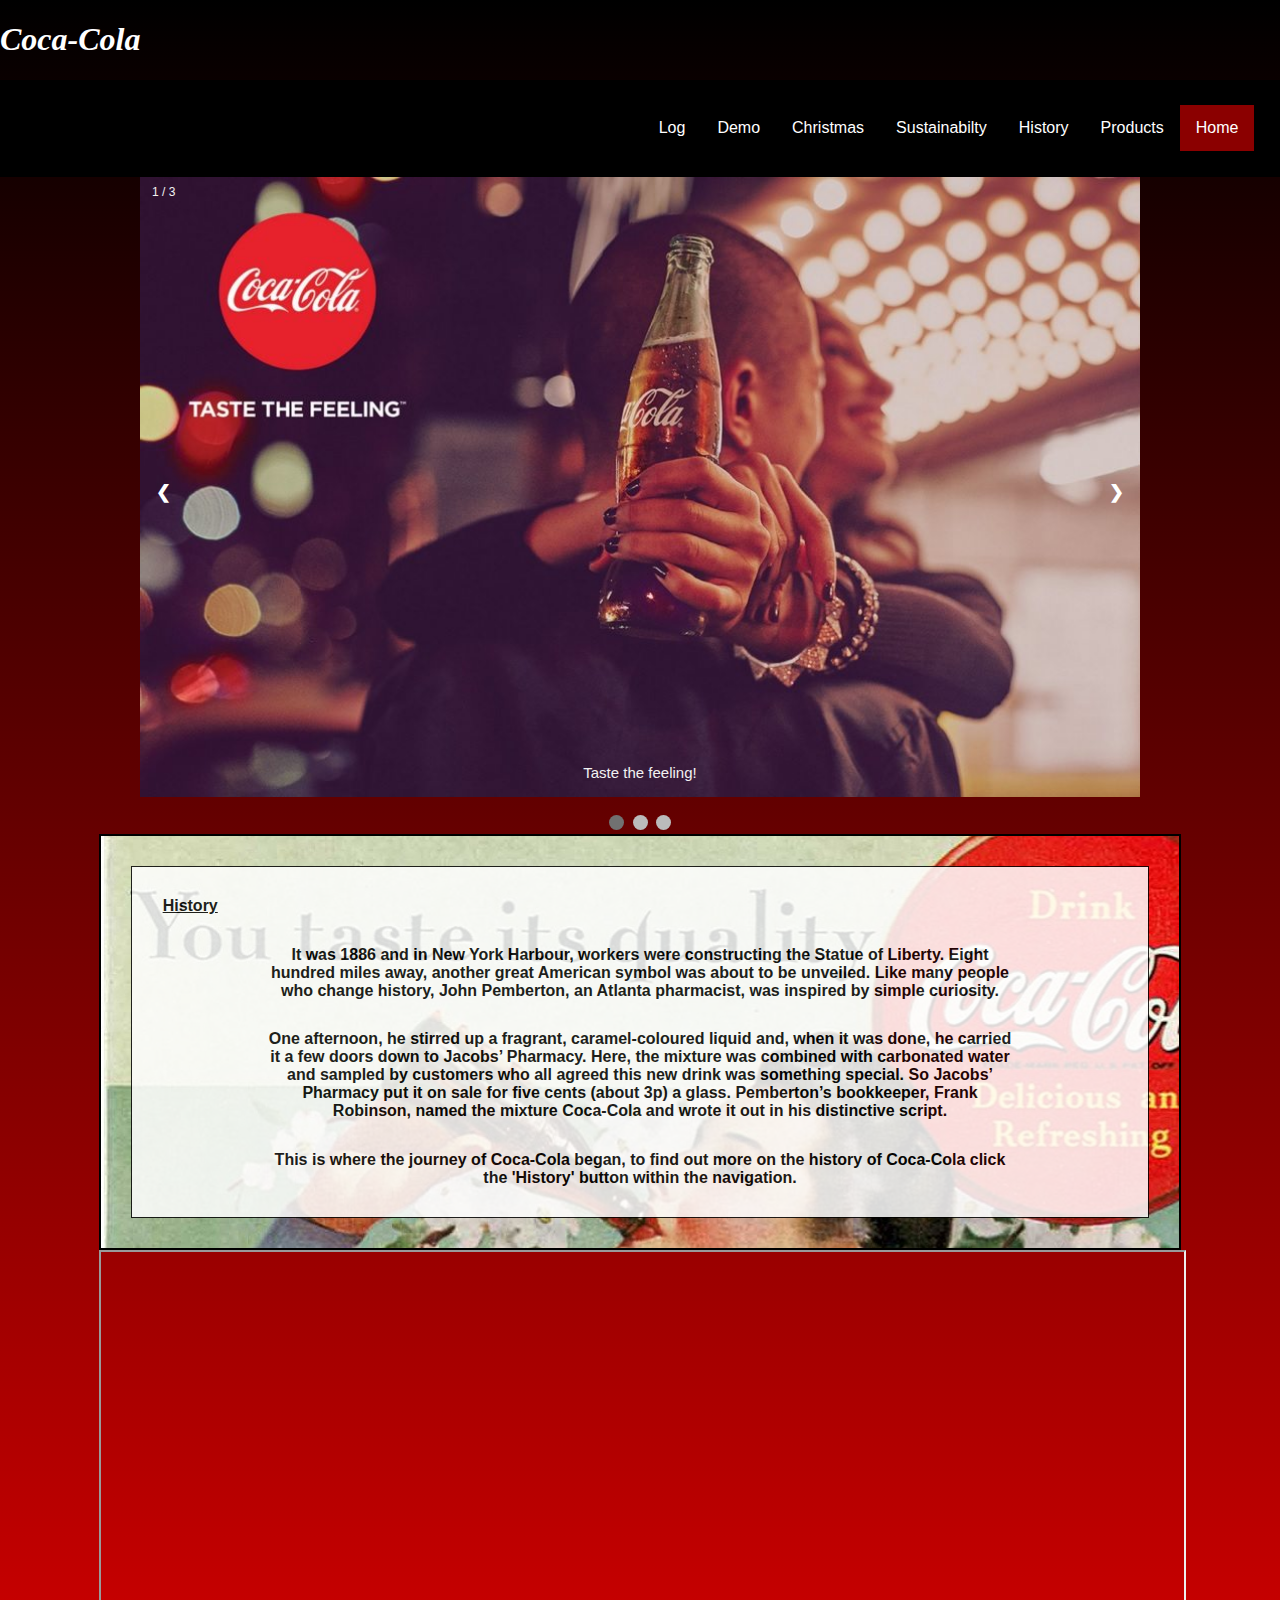
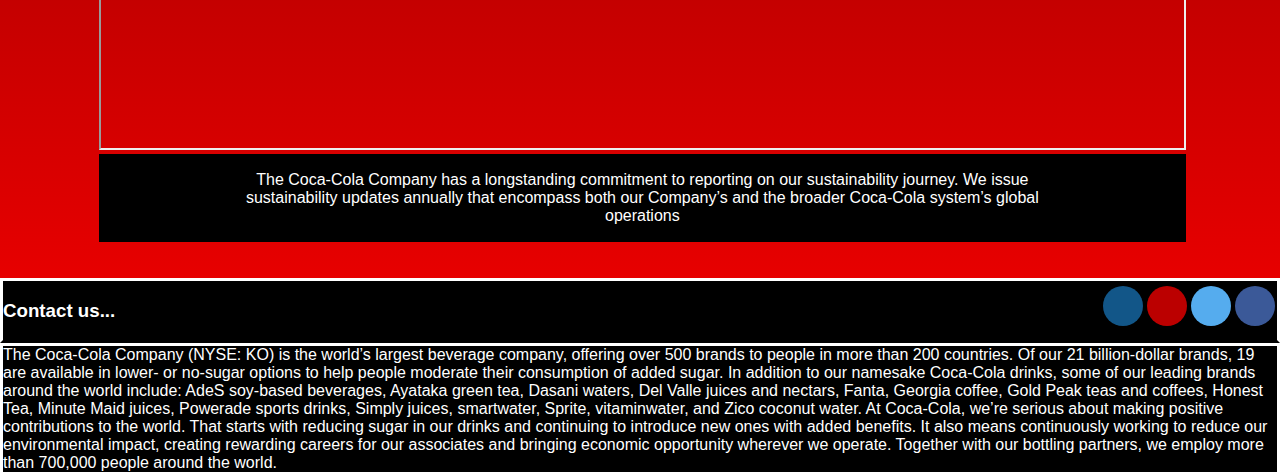
<file: Index.html>
<!DOCTYPE html>
<html lang="en">
<head>
<title>Coca-Cola</title>
   <!-- JQUERY -->
    <script src="https://ajax.googleapis.com/ajax/libs/jquery/3.2.1/jquery.min.js"></script>
   <!-- JAVASCRIPT-->
    <script src="JS/javascript.js"></script>
	 <script src="JS/javascript2.js"></script>
   <!-- STYLESHEETS -->
    <link rel="stylesheet" type="text/css" href="CSS/stylesheet.css">
    <link rel="stylesheet" type="text/css" href="CSS/navigationstyle.css">
    <link rel="stylesheet" type="text/css" href="CSS/slider.css">
   <!-- VIEWPORT-->
  <meta name="viewport" content="width=device-width, initial-scale=1.0">
  <meta charset="utf-8">
  
</head>
<body>
<h1>Coca-Cola</h1>
   <!-- NAVIGATION -->
	<ul class="topnav">
	
		<li><a class="active" href="Index.html">Home</a></li>
		<li><a href="products.html">Products</a></li>
		<li><a href="history.html">History</a></li>
		<li ><a href="sustainability.html">Sustainabilty</a></li>
		<li ><a href="christmas.html">Christmas</a></li>
		<li ><a href="demo.html">Demo</a></li>
		<li ><a href="report.html">Log</a></li>
	</ul>

     <!-- SLIDESHOW -->
	<div class="slideshow-container">
	<div class="mySlides fade">
	  <div class="numbertext">1 / 3</div>
	  <img src="Assets/cokeadvert1.jpg" alt="cokeadvert" style="width:100%">
	  <div class="text">Taste the feeling!</div>
	</div>

	<div class="mySlides fade">
	  <div class="numbertext">2 / 3</div>
	  <img src="Assets/cokeadvert2.jpg" alt="cokeadvert2" style="width:100%">
	  <div class="text">What to drink on your way to the top!</div>
	</div>

	<div class="mySlides fade">
	  <div class="numbertext">3 / 3</div>
	  <img src="Assets/cokeadvert3.jpg" alt="cokeadvert3" style="width:100%">
	  <div class="text">Let life surprise you!</div>
	</div>

	<a class="prev" onclick="plusSlides(-1)">&#10094;</a>
	<a class="next" onclick="plusSlides(1)">&#10095;</a>

	</div>
	<br>

	<div style="text-align:center">
	  <span class="dot" onclick="currentSlide(1)"></span> 
	  <span class="dot" onclick="currentSlide(2)"></span> 
	  <span class="dot" onclick="currentSlide(3)"></span> 
	</div>

	<!-- had to be here otherwise would not work -->
<script>
	var slideIndex = 1;
	showSlides(slideIndex);

	function plusSlides(n) {
	  showSlides(slideIndex += n);
	}

	function currentSlide(n) {
	  showSlides(slideIndex = n);
	}

	function showSlides(n) {
	  var i;
	  var slides = document.getElementsByClassName("mySlides");
	  var dots = document.getElementsByClassName("dot");
	  if (n > slides.length) {slideIndex = 1}    
	  if (n < 1) {slideIndex = slides.length}
	  for (i = 0; i < slides.length; i++) {
		  slides[i].style.display = "none";  
	  }
	  for (i = 0; i < dots.length; i++) {
		  dots[i].className = dots[i].className.replace(" active", "");
	  }
	  slides[slideIndex-1].style.display = "block";  
	  dots[slideIndex-1].className += " active";
	}
</script>

	<!-- HISTORY -->
	<div class="background">
	  <div class="transbox">
		<h4><u> History </u></h4>
		<p>It was 1886 and in New York Harbour, workers were constructing the Statue of Liberty. Eight hundred miles away, another great American symbol was about to be unveiled. Like many people who change history, John Pemberton, an Atlanta pharmacist, was inspired by simple curiosity.</p>
		<p>One afternoon, he stirred up a fragrant, caramel-coloured liquid and, when it was done, he carried it a few doors down to Jacobs’ Pharmacy. Here, the mixture was combined with carbonated water and sampled by customers who all agreed this new drink was something special. So Jacobs’ Pharmacy put it on sale for five cents (about 3p) a glass. Pemberton’s bookkeeper, Frank Robinson, named the mixture Coca-Cola and wrote it out in his distinctive script. </p>
		<p>This is where the journey of Coca-Cola began, to find out more on the history of Coca-Cola click the 'History' button within the navigation.</p>
	  </div>
	</div>


	<!-- SUSTAINABILITY-->
	<div id="sustaincontainer">
	<iframe id="sustainvid"  
	src="https://www.youtube.com/embed/bCxlJvDDpvY">
	</iframe>
	<div class="boxed">
	<p>The Coca-Cola Company has a longstanding commitment to reporting on our sustainability journey. We issue sustainability updates annually that encompass both our Company’s and the broader Coca-Cola system’s global operations</p>
	</div>
	</div>
	<br>
	<br>

	<!-- Contact information + brand information -->
	<div id="contact">
	  <div id="socialmedia"> 
	<a href="https://www.facebook.com/cocacolaGB/?brand_redir=40796308305" class="fa fa-facebook" title="Facebook">  </a>
	<a href="https://twitter.com/CocaCola?ref_src=twsrc%5Egoogle%7Ctwcamp%5Eserp%7Ctwgr%5Eauthor" class="fa fa-twitter" title="Twitter"></a>
	<a href="https://www.youtube.com/channel/UCosXctaTYxN4YPIvI5Fpcrw" class="fa fa-youtube" title="YouTube"></a>
	<a href="https://www.instagram.com/cocacola/?hl=en" class="fa fa-instagram" title="Instagram"></a>
	<h3>Contact us...</h3>
	</div>
	<div id="ending">
	The Coca-Cola Company (NYSE: KO) is the world’s largest beverage company, offering over 500 brands to people in more than 200 countries. Of our 21 billion-dollar brands, 19 are available in lower- or no-sugar options to help people moderate their consumption of added sugar. In addition to our namesake Coca-Cola drinks, some of our leading brands around the world include: AdeS soy-based beverages, Ayataka green tea, Dasani waters, Del Valle juices and nectars, Fanta, Georgia coffee, Gold Peak teas and coffees, Honest Tea, Minute Maid juices, Powerade sports drinks, Simply juices, smartwater, Sprite, vitaminwater, and Zico coconut water. At Coca-Cola, we’re serious about making positive contributions to the world. That starts with reducing sugar in our drinks and continuing to introduce new ones with added benefits. It also means continuously working to reduce our environmental impact, creating rewarding careers for our associates and bringing economic opportunity wherever we operate. Together with our bottling partners, we employ more than 700,000 people around the world.
	</div> 
	</div>

	<!-- To the top button -->
	<button onclick="topFunction()" id="myBtn" title="Go to top">Top</button>
		
</body>
</html>
</file>
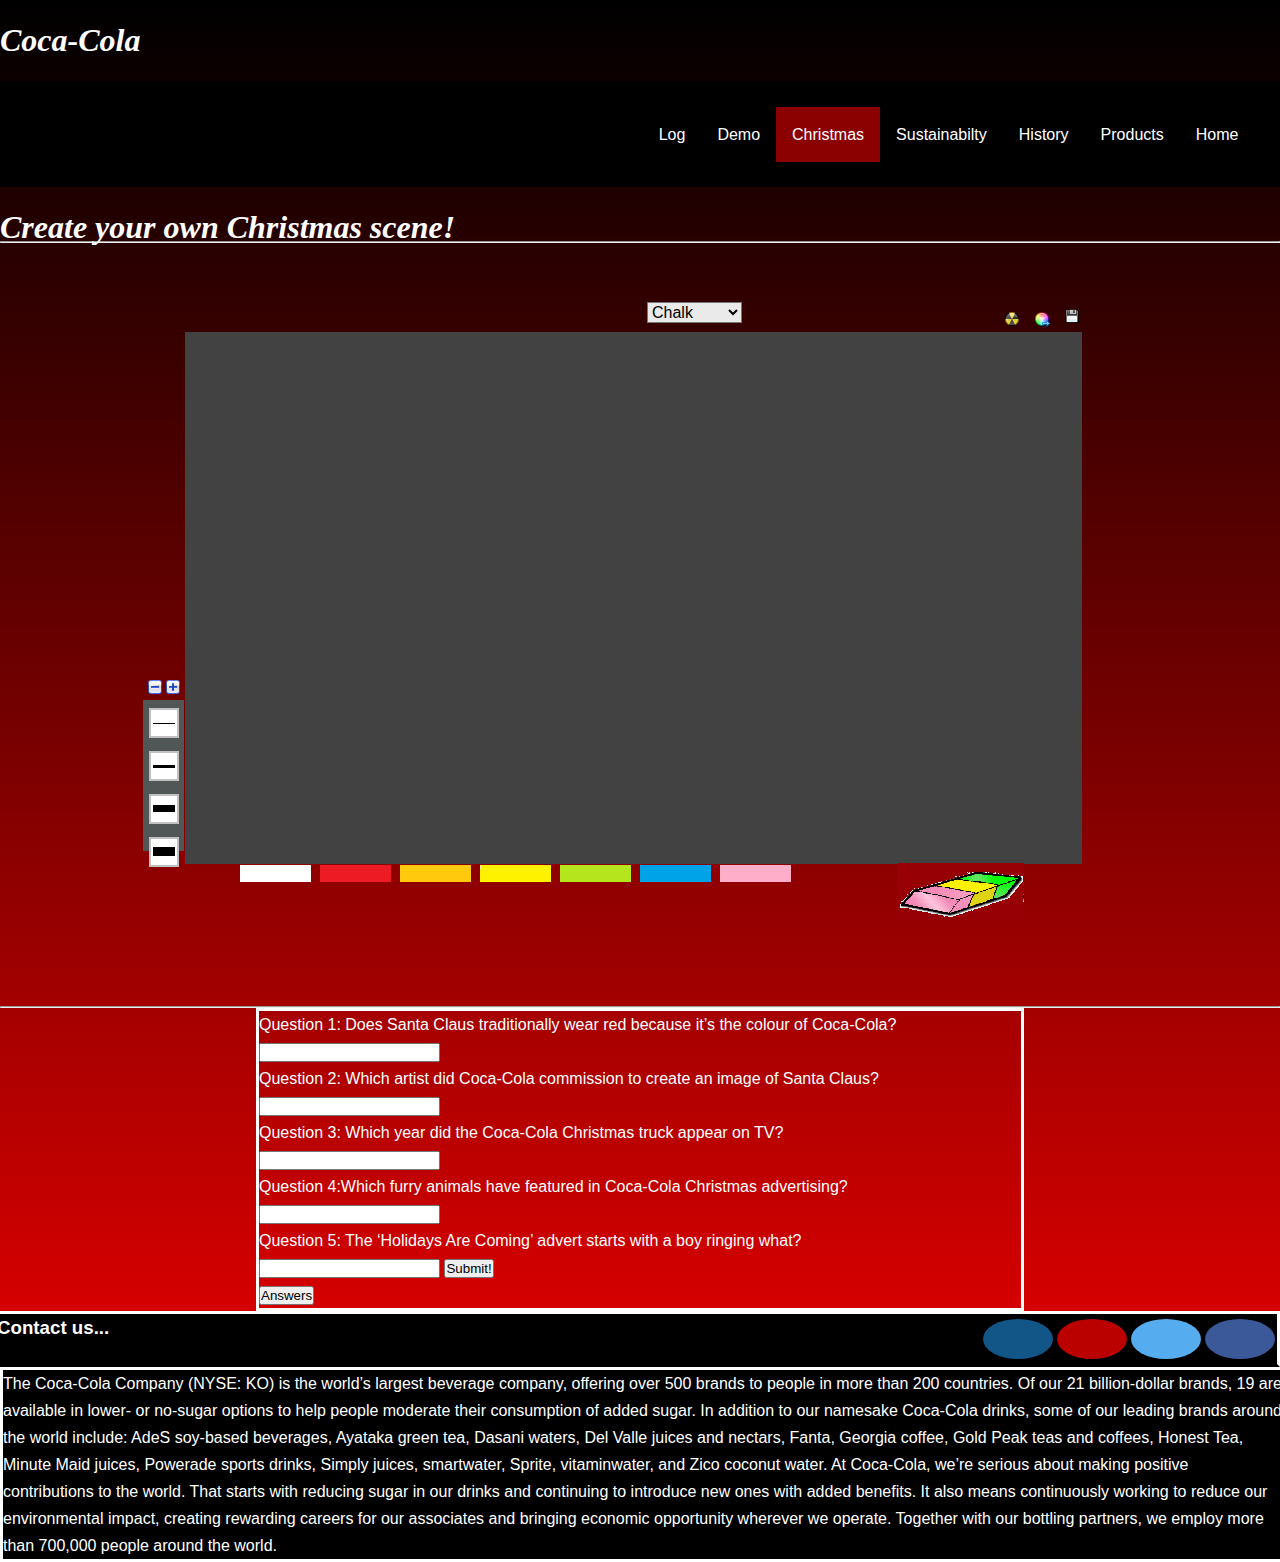
<file: christmas.html>
<!DOCTYPE html>
<html lang="en">
<head>
<title>Coca-Cola</title>
 <!-- JQUERY -->
    <script src="https://ajax.googleapis.com/ajax/libs/jquery/3.2.1/jquery.min.js"></script>
   <!-- JAVASCRIPT-->
    <script src="JS/canvas.js"></script> 
    <script src="JS/javascript.js"></script>
	<script src="JS/java.js"></script>
   <!-- STYLESHEETS -->
     	<link rel="stylesheet" type="text/css" href="CSS/stylesheet.css">
	 <link rel="stylesheet" type="text/css" href="CSS/navigationstyle.css">
    <link rel="stylesheet" type="text/css" href="CSS/styles.css" /> 

     <!-- VIEWPORT-->
  <meta name="viewport" content="width=device-width, initial-scale=1">
  <meta http-equiv="Content-Type" content="text/html; charset=UTF-8" /> 

  
</head>

<body>
<br>
<h1>Coca-Cola</h1>
<br>
   <!-- NAVIGATION -->
	<ul class="topnav">
		<li><a  href="Index.html">Home</a></li>
		<li><a  href="products.html">Products</a></li>
		<li><a href="history.html">History</a></li>
		<li ><a href="sustainability.html">Sustainabilty</a></li>
		<li ><a class="active" href="christmas.html">Christmas</a></li>
		<li ><a href="demo.html">Demo</a></li>
		<li ><a href="report.html">Log</a></li>
	</ul>
<br>
<h1>Create your own Christmas scene!</h1>
<hr>

	<!-- Wrapper Begins -->
	<div id="wrapper">
	
        <!-- Color Table (controlled in JavaScript) -->
        <div id="colorTable"></div>
        
        <!-- Toggle Color Button -->
        <div id="color" title="Toggle Color">
            <img src="Assets/color-arrow.png" alt="Toggle Color" width="16" height="16" />
        </div>
        
        <!-- Clear Canvas Button -->
        <div id="nuke" title="Clear Canvas">
          <a href="javascript:location.reload(true)">
            <img src="Assets/burn.png" alt="Clear Canvas" width="16" height="16" />
          </a>
        </div>
        
        <!-- Save Image -->
        <div id="saveWrapper">
            <div id="save">
              <img src="Assets/save.png" alt="Save Image" width="16" height="16" id="convertpngbtn" title="Save Image" />
            </div>
        
            <div id="textdownload">
              Right click the image to download.
              <img src="Assets/cross.png" alt="Cancel" width="16" height="16" id="resetbtn" title="Continue Drawing" />
            </div>
        </div>
        
        <!-- Blackboard Starts -->
        <div id="blackboardPlaceholder">
          <p><!-- Tool Selector -->
            <select name="selector" id="selector">
              <option value="chalk">Chalk</option>
              <option value="line">Line</option>
              <option value="rect">Rectangle</option>
            </select>
          </p>
        
        <!-- Canvas Begins -->
        <canvas id="drawingCanvas" height="532" width="897"> 
          <p class="noscript">We're sorry, this web application is currently not supported with your browser. Please use an alternate browser or download a supported <br />browser. Supported browsers: <a href="http://www.google.com/chrome">Google Chrome</a>, <a href="http://www.opera.com">Opera</a>, <a href="http://www.mozilla.com">Firefox</a>, <a href="http://www.apple.com/safari">Safari</a>, <br />and <a href="http://www.konqueror.org">Konqueror</a>. Also make sure your JavaScript is enabled.</p>
        </canvas> 
        <!-- Canvas Ends -->
            
            <!-- Chalk Pieces -->
            <div id="whiteChalk_button">
              <img src="Assets/white.png" alt="colorchalk1" width="71" height="17" onclick="context.strokeStyle = '#FFFFFF';" />
            </div>    
            
            <div id="redChalk_button">
              <img src="Assets/red.png" alt="colorchalk2" width="71" height="17" onclick="context.strokeStyle = '#F00000';" />
            </div>
            
            <div id="orangeChalk_button">
              <img src="Assets/orange.png" alt="colorchalk3" width="71" height="17" onclick="context.strokeStyle = '#ff9600';" />
            </div>
            
            <div id="yellowChalk_button">
              <img src="Assets/yellow.png" alt="colorchalk4" width="71" height="17" onclick="context.strokeStyle = '#fff600';" />
            </div>
            
            <div id="greenChalk_button">
              <img src="Assets/green.png" alt="colorchalk5" width="71" height="17" onclick="context.strokeStyle = '#48ff00';" />
            </div>
            
            <div id="blueChalk_button">
              <img src="Assets/blue.png" alt="colorchalk6" width="71" height="17" onclick="context.strokeStyle = '#001eff';" />
            </div>
            
            <div id="pinkChalk_button">
              <img src="Assets/pink.png" alt="colorchalk7" width="71" height="17" onclick="context.strokeStyle = '#ff00d2';" />
            </div>
        
            <!-- Eraser -->
            <div id="eraser" onclick="context.strokeStyle = '#424242'; context.lineWidth = '22';"></div>
            
          </div>
          <!-- End of Placeholder -->
          
          <!-- Toggle Stroke Weight -->
          <img src="Assets/toggle.png"  alt="toggle" width="16" height="16" id="stroke-subtract" title="Decrease Stroke" onclick="context.lineWidth--;" />
          <img src="Assets/toggle-expand.png" alt="toggleexpand" width="16" height="16" id="stroke-add" title="Increase Stroke" onclick="context.lineWidth++;" />
          
		<!-- Stroke Weight Panel -->
          <div id="strokeWeight">
            <img src="Assets/stroke1.png" alt="1.0" class="stroke" width="30" height="32" onclick="context.lineWidth = '1.0';" />
            <img src="Assets/stroke2.png" alt="6.0" class="stroke" width="30" height="32" onclick="context.lineWidth = '6.0';" />
            <img src="Assets/stroke3.png" alt="9.0" class="stroke" width="30" height="32" onclick="context.lineWidth = '9.0';" />
            <img src="Assets/stroke4.png" alt="13.0" class="stroke" width="30" height="32" onclick="context.lineWidth = '13.0';" />
          </div>  
	
	</div>
	<!-- End of Wrapper -->
	
  
   <hr>
	
	<div id="quiz">
Question 1: Does Santa Claus traditionally wear red because it’s the colour of Coca-Cola?  
<input type="text" id="q1">
<br/>
Question 2: Which artist did Coca-Cola commission to create an image of Santa Claus? <br>
  <input type="text" id = "q2" >
   <br>
Question 3: Which year did the Coca-Cola Christmas truck appear on TV? <br>
  <input type="text" id = "q3" >
  <br>
  Question 4:Which furry animals have featured in Coca-Cola Christmas advertising? <br>
  <input type="text" id ="q4" >
  <br>
  Question 5: The ‘Holidays Are Coming’ advert starts with a boy ringing what? <br>
  <input type="text" id = "q5">

<input type="button" id="submit" value="Submit!">
<br>

<button onclick="toggle()" id="displayText">Answers</button> 
<div id="toggleText" style="display: none">
<p>Question 1:</p>
<p>True!</p>
<br>
<p>Question 2:</p>
<p>Haddon Sundblom</p>
<br>
<p>Question 3:</p>
<p>1995</p>
<br>
<p>Question 4:</p>
<p>Polar bear</p>
<br>
<p>Question 5:</p>
<p>Church bell</p>
<br>
</div>
	
</div>


	<!-- Contact information + brand information -->
	<div id="contact">
	  <div id="socialmedia"> 
	<a href="https://www.facebook.com/cocacolaGB/?brand_redir=40796308305" class="fa fa-facebook" title="Facebook">  </a>
	<a href="https://twitter.com/CocaCola?ref_src=twsrc%5Egoogle%7Ctwcamp%5Eserp%7Ctwgr%5Eauthor" class="fa fa-twitter" title="Twitter"></a>
	<a href="https://www.youtube.com/channel/UCosXctaTYxN4YPIvI5Fpcrw" class="fa fa-youtube" title="YouTube"></a>
	<a href="https://www.instagram.com/cocacola/?hl=en" class="fa fa-instagram" title="Instagram"></a>
	<h3>Contact us...</h3>
	</div>
	<div id="ending">
	The Coca-Cola Company (NYSE: KO) is the world’s largest beverage company, offering over 500 brands to people in more than 200 countries. Of our 21 billion-dollar brands, 19 are available in lower- or no-sugar options to help people moderate their consumption of added sugar. In addition to our namesake Coca-Cola drinks, some of our leading brands around the world include: AdeS soy-based beverages, Ayataka green tea, Dasani waters, Del Valle juices and nectars, Fanta, Georgia coffee, Gold Peak teas and coffees, Honest Tea, Minute Maid juices, Powerade sports drinks, Simply juices, smartwater, Sprite, vitaminwater, and Zico coconut water. At Coca-Cola, we’re serious about making positive contributions to the world. That starts with reducing sugar in our drinks and continuing to introduce new ones with added benefits. It also means continuously working to reduce our environmental impact, creating rewarding careers for our associates and bringing economic opportunity wherever we operate. Together with our bottling partners, we employ more than 700,000 people around the world.
	</div> 
	</div>

	<!-- To the top button -->
	<button onclick="topFunction()" id="myBtn" title="Go to top">Top</button>

		



</body>
</html>
</file>
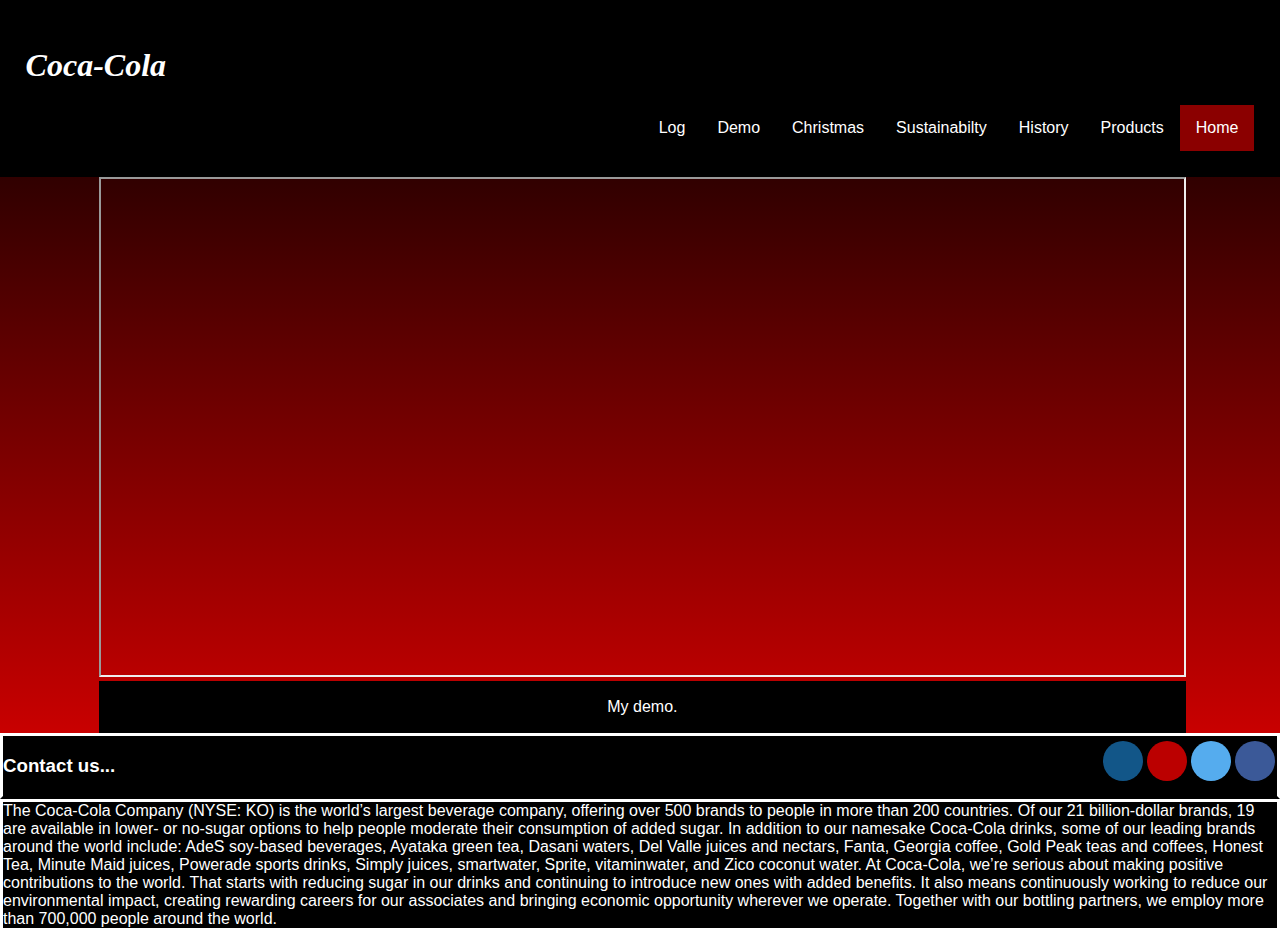
<file: demo.html>
<!DOCTYPE html>
<html>
<head>
   <!-- JQUERY -->
    <script src="https://ajax.googleapis.com/ajax/libs/jquery/3.2.1/jquery.min.js"></script>
   <!-- JAVASCRIPT-->
    <script src="JS/javascript.js"></script>
   <!-- STYLESHEETS -->
    <link rel="stylesheet" type="text/css" href="CSS/stylesheet.css">
    <link rel="stylesheet" type="text/css" href="CSS/navigationstyle.css">
    <link rel="stylesheet" type="text/css" href="CSS/slider.css">
   <!-- VIEWPORT-->
  <meta name="viewport" content="width=device-width, initial-scale=1.0">
</head>
<body>

   <!-- NAVIGATION -->
	<ul class="topnav">
	<h1>Coca-Cola</h1>
		<li><a class="active" href="Index.html">Home</a></li>
		<li><a href="products.html">Products</a></li>
		<li><a href="history.html">History</a></li>
		<li ><a href="sustainability.html">Sustainabilty</a></li>
		<li ><a href="christmas.html">Christmas</a></li>
		<li ><a href="demo.html">Demo</a></li>
		<li ><a href="report.html">Log</a></li>
	</ul>
	
	
	<div id="sustaincontainer">
	<iframe id="sustainvid" 
		src="https://www.youtube.com/embed/TMCZ9ox5GyI">
	</iframe>
	<div class="boxed">
	<p> My demo.</p>
	</div>
	</div>
	
	
	
	<!-- Contact information + brand information -->
	<div id="contact">
	  <div id="socialmedia"> 
	<a href="https://www.facebook.com/cocacolaGB/?brand_redir=40796308305" class="fa fa-facebook" title="Facebook">  </a>
	<a href="https://twitter.com/CocaCola?ref_src=twsrc%5Egoogle%7Ctwcamp%5Eserp%7Ctwgr%5Eauthor" class="fa fa-twitter" title="Twitter"></a>
	<a href="https://www.youtube.com/channel/UCosXctaTYxN4YPIvI5Fpcrw" class="fa fa-youtube" title="YouTube"></a>
	<a href="https://www.instagram.com/cocacola/?hl=en" class="fa fa-instagram" title="Instagram"></a>
	<h3>Contact us...</h3>
	</div>
	<div id="ending">
	The Coca-Cola Company (NYSE: KO) is the world’s largest beverage company, offering over 500 brands to people in more than 200 countries. Of our 21 billion-dollar brands, 19 are available in lower- or no-sugar options to help people moderate their consumption of added sugar. In addition to our namesake Coca-Cola drinks, some of our leading brands around the world include: AdeS soy-based beverages, Ayataka green tea, Dasani waters, Del Valle juices and nectars, Fanta, Georgia coffee, Gold Peak teas and coffees, Honest Tea, Minute Maid juices, Powerade sports drinks, Simply juices, smartwater, Sprite, vitaminwater, and Zico coconut water. At Coca-Cola, we’re serious about making positive contributions to the world. That starts with reducing sugar in our drinks and continuing to introduce new ones with added benefits. It also means continuously working to reduce our environmental impact, creating rewarding careers for our associates and bringing economic opportunity wherever we operate. Together with our bottling partners, we employ more than 700,000 people around the world.
	</div> 
	</div>

	<!-- To the top button -->
	<button onclick="topFunction()" id="myBtn" title="Go to top">Top</button>
		<script>
		
// When the user scrolls down 20px from the top of the document, show the button
window.onscroll = function() {scrollFunction()};

function scrollFunction() {
    if (document.body.scrollTop > 20 || document.documentElement.scrollTop > 20) {
        document.getElementById("myBtn").style.display = "block";
    } else {
        document.getElementById("myBtn").style.display = "none";
    }
}

// When the user clicks on the button, scroll to the top of the document
function topFunction() {
    document.body.scrollTop = 0;
    document.documentElement.scrollTop = 0;
}
		</script>
</body>
</html>
</file>
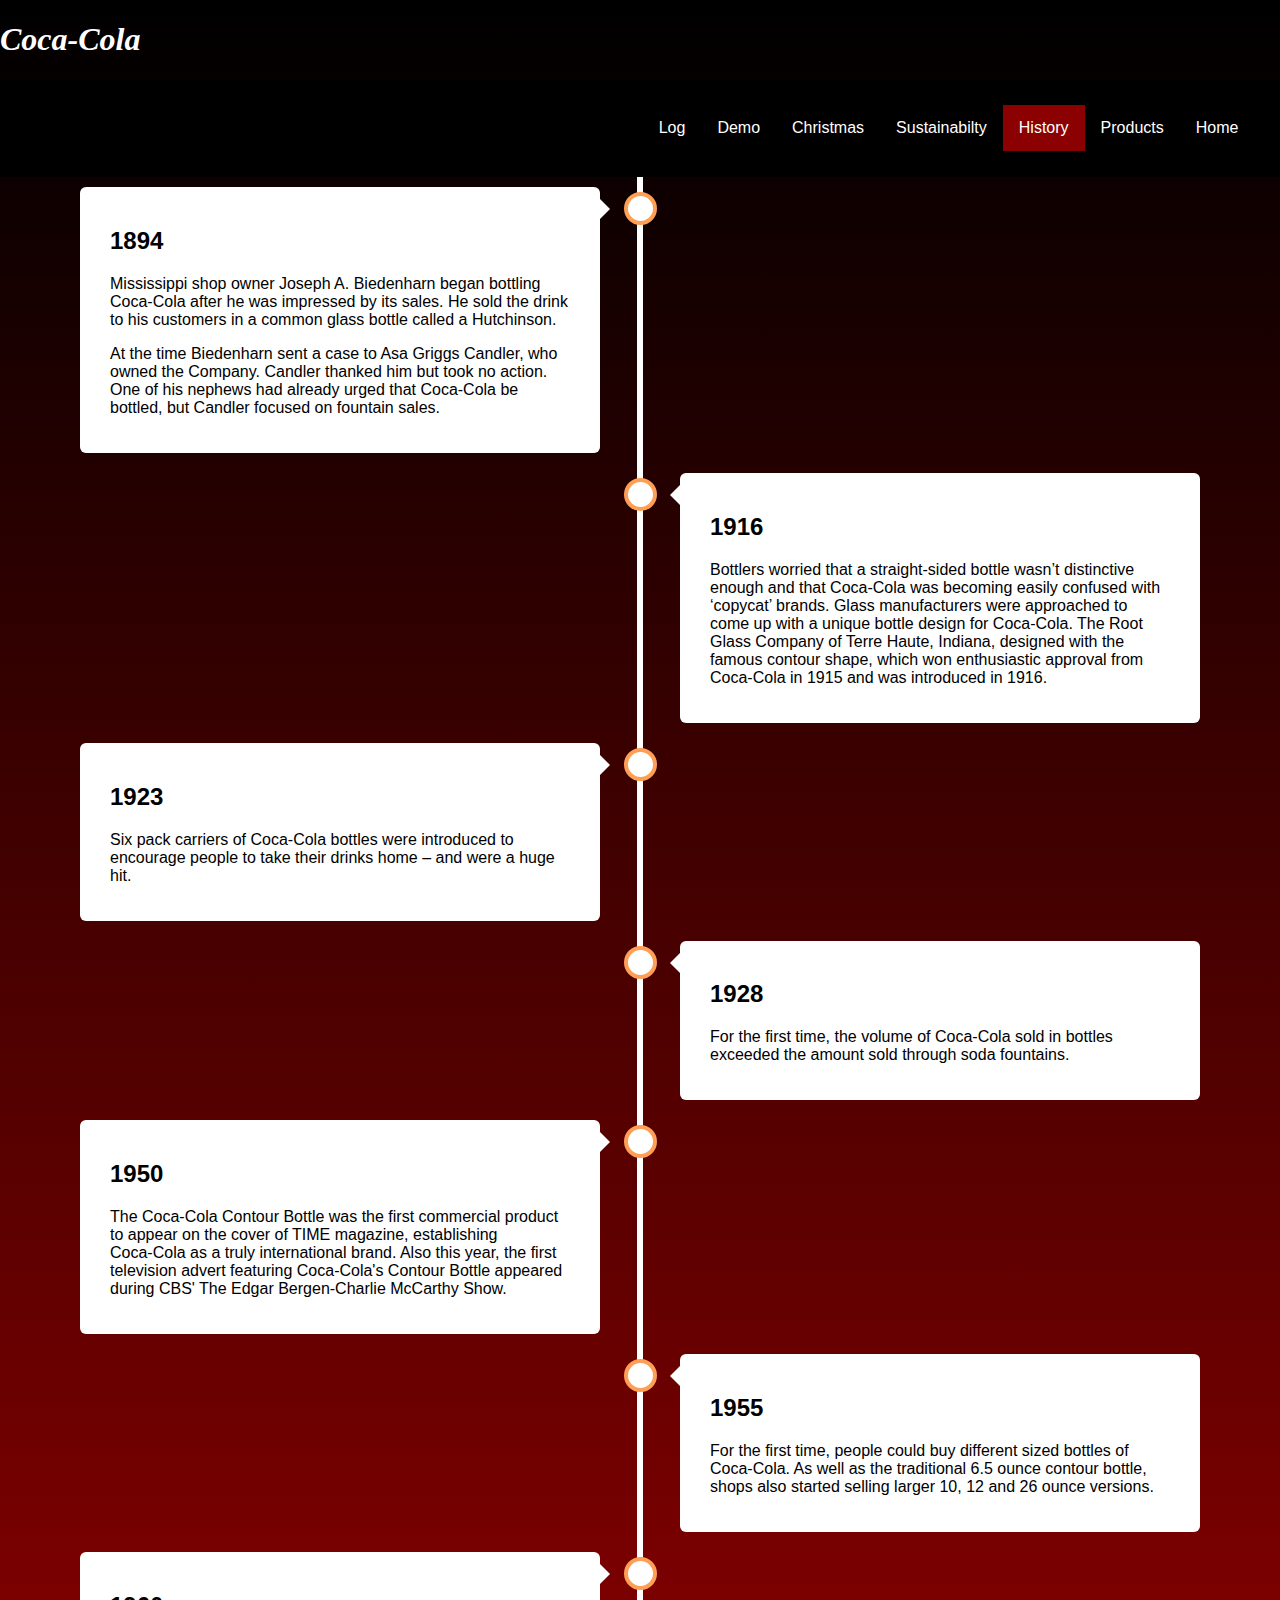
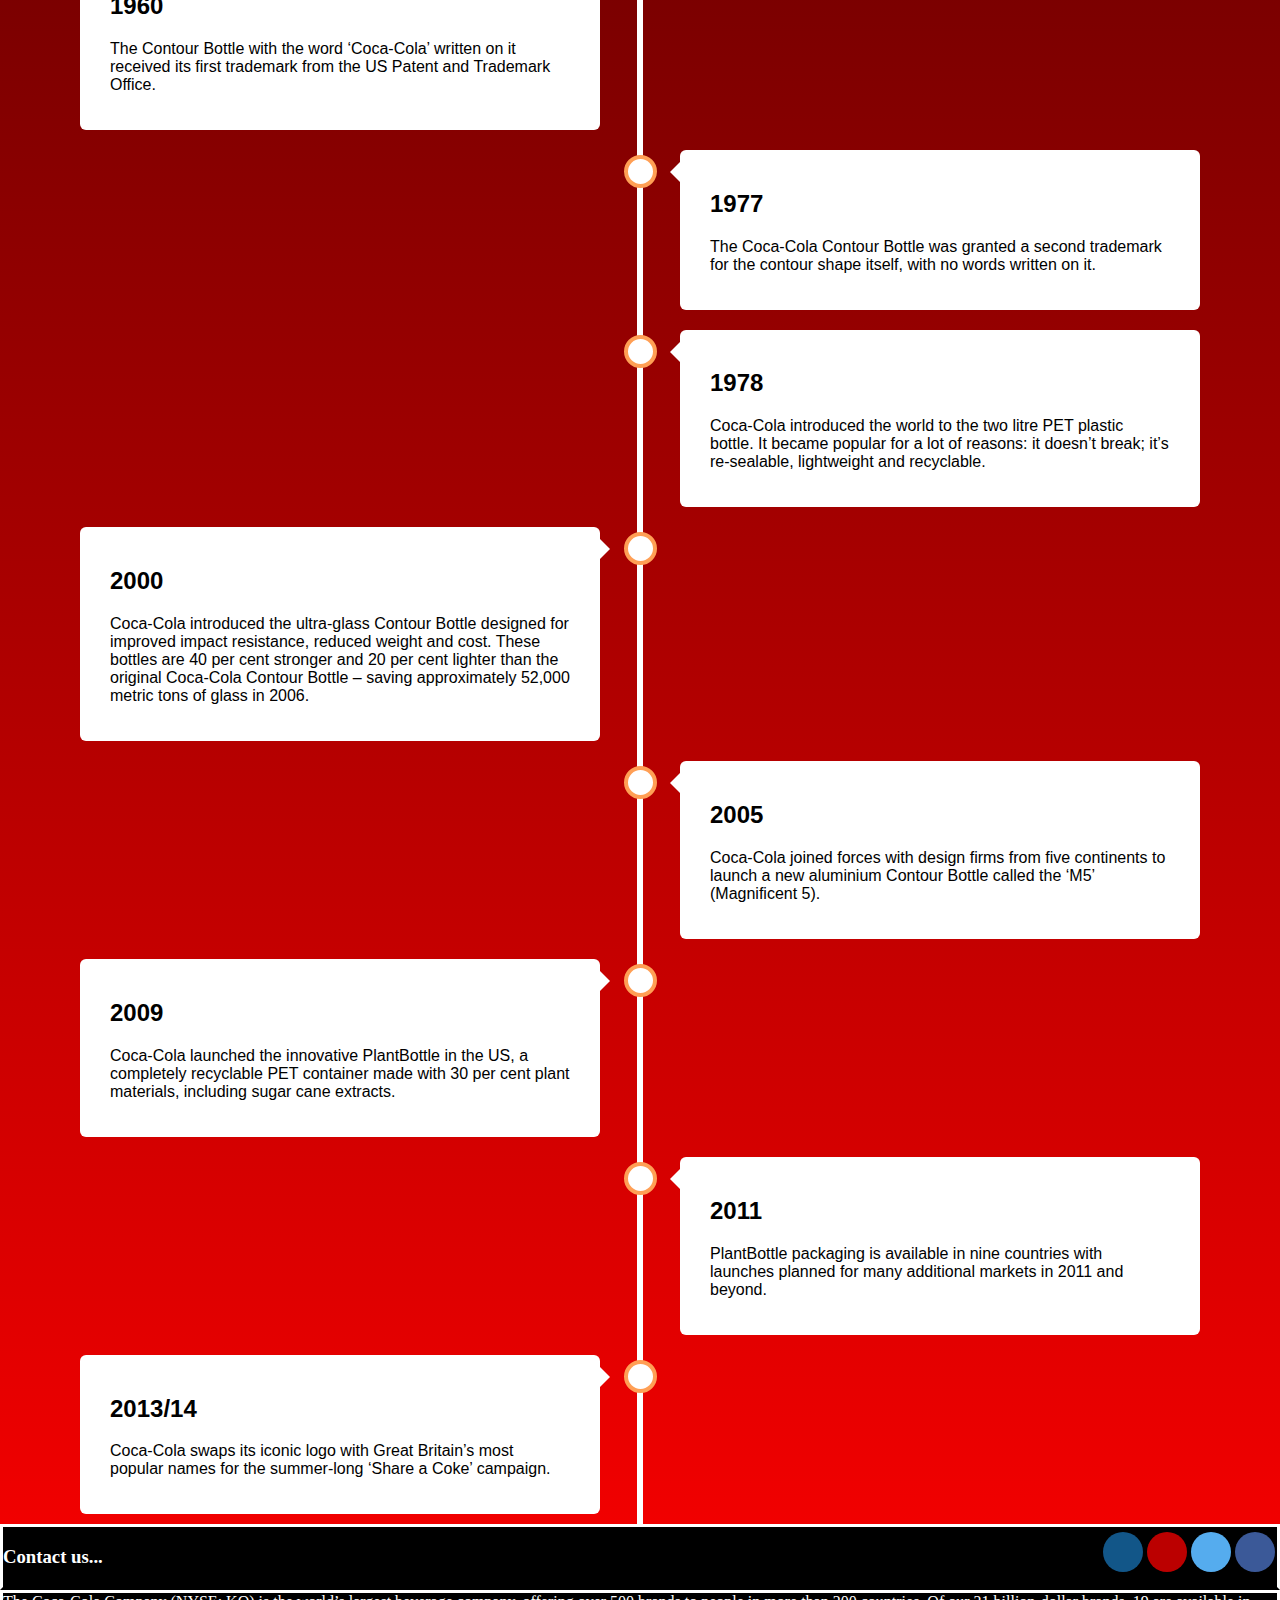
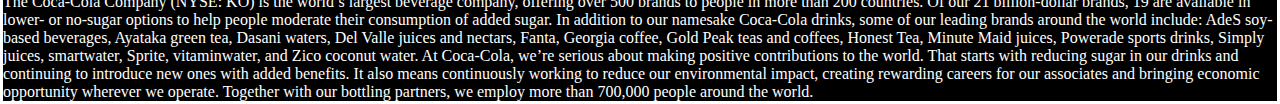
<file: history.html>
<!DOCTYPE html>
<html lang="en">
<head>
<title>Coca-Cola</title>
  
  <!-- JQUERY -->
    <script src="https://ajax.googleapis.com/ajax/libs/jquery/3.2.1/jquery.min.js"></script>
   <!-- JAVASCRIPT-->
    <script src="JS/javascript.js"></script>
	<script src="JS/javascript2.js"></script>
   <!-- STYLESHEETS -->
      <link rel="stylesheet" type="text/css" href="CSS/navigationstyle.css">
      <link rel="stylesheet" type="text/css" href="CSS/stylesheet2.css">
    <!-- VIEWPORT-->
  <meta name="viewport" content="width=device-width, initial-scale=1.0">
   <meta charset="utf-8">
  
  
  
  

</head>
<body>
<h1>Coca-Cola</h1>
   <!-- NAVIGATION -->
	<ul class="topnav">
	
		<li><a href="Index.html">Home</a></li>
		<li><a href="products.html">Products</a></li>
		<li><a class="active" href="history.html">History</a></li>
		<li ><a href="sustainability.html">Sustainabilty</a></li>
		<li ><a href="christmas.html">Christmas</a></li>
		<li ><a href="demo.html">Demo</a></li>
		<li ><a href="report.html">Log</a></li>
	</ul>


<div class="timeline">
  
  <div class="container left">
    <div class="content">
      <h2>1894</h2>
      <p>Mississippi shop owner Joseph A. Biedenharn began bottling Coca‑Cola after he was impressed by its sales. He sold the drink to his customers in a common glass bottle called a Hutchinson. </p>
	  <p>At the time Biedenharn sent a case to Asa Griggs Candler, who owned the Company. Candler thanked him but took no action. One of his nephews had already urged that Coca‑Cola be bottled, but Candler focused on fountain sales. </p>
    </div>
  </div>
  
  <div class="container right">
    <div class="content">
      <h2>1916</h2>
      <p>Bottlers worried that a straight-sided bottle wasn’t distinctive enough and that Coca‑Cola was becoming easily confused with ‘copycat’ brands. Glass manufacturers were approached to come up with a unique bottle design for Coca‑Cola. The Root Glass Company of Terre Haute, Indiana, designed with the famous contour shape, which won enthusiastic approval from Coca‑Cola in 1915 and was introduced in 1916.</p>
    </div>
  </div>
  
  <div class="container left">
    <div class="content">
      <h2>1923</h2>
      <p>Six pack carriers of Coca‑Cola bottles were introduced to encourage people to take their drinks home – and were a huge hit. </p>
    </div>
  </div>
  
   <div class="container right">
    <div class="content">
      <h2>1928</h2>
     <p> For the first time, the volume of Coca‑Cola sold in bottles exceeded the amount sold through soda fountains.</p>
    </div>
  </div>
  
  <div class="container left">
    <div class="content">
      <h2>1950</h2>
      <p>The Coca‑Cola Contour Bottle was the first commercial product to appear on the cover of TIME magazine, establishing Coca‑Cola as a truly international brand. Also this year, the first television advert featuring Coca‑Cola's Contour Bottle appeared during CBS' The Edgar Bergen-Charlie McCarthy Show.</p>
    </div>
  </div>
  
  
   <div class="container right">
    <div class="content">
      <h2>1955</h2>
     <p>For the first time, people could buy different sized bottles of Coca‑Cola. As well as the traditional 6.5 ounce contour bottle, shops also started selling larger 10, 12 and 26 ounce versions. </p>
    </div>
  </div>
  
  <div class="container left">
    <div class="content">
      <h2>1960</h2>
      <p>The Contour Bottle with the word ‘Coca‑Cola’ written on it received its first trademark from the US Patent and Trademark Office.</p>
    </div>
  </div>
  
  
   <div class="container right">
    <div class="content">
      <h2>1977 </h2>
     <p> The Coca‑Cola Contour Bottle was granted a second trademark for the contour shape itself, with no words written on it.</p>
    </div>
  </div>
  
    <div class="container right">
    <div class="content">
      <h2>1978</h2>
      <p>Coca‑Cola introduced the world to the two litre PET plastic bottle. It became popular for a lot of reasons: it doesn’t break; it’s re-sealable, lightweight and recyclable.</p>
    </div>
  </div>
  
  
    <div class="container left">
    <div class="content">
      <h2>2000</h2>
     <p> Coca‑Cola introduced the ultra-glass Contour Bottle designed for improved impact resistance, reduced weight and cost. These bottles are 40 per cent stronger and 20 per cent lighter than the original Coca‑Cola Contour Bottle – saving approximately 52,000 metric tons of glass in 2006.</p>
    </div>
	  </div>
	  
      <div class="container right">
    <div class="content">
      <h2>2005</h2>
      <p>Coca‑Cola joined forces with design firms from five continents to launch a new aluminium Contour Bottle called the ‘M5’ (Magnificent 5).</p>
    </div>
  </div>
  
  <div class="container left">
    <div class="content">
      <h2>2009 </h2>
     <p>Coca‑Cola launched the innovative PlantBottle in the US, a completely recyclable PET container made with 30 per cent plant materials, including sugar cane extracts. </p>
    </div>
	</div>
	
	
	      <div class="container right">
    <div class="content">
      <h2>2011</h2>
      <p>PlantBottle packaging is available in nine countries with launches planned for many additional markets in 2011 and beyond.</p>
    </div>
  </div>
  
    <div class="container left">
    <div class="content">
      <h2>2013/14</h2>
     <p>Coca‑Cola swaps its iconic logo with Great Britain’s most popular names for the summer-long ‘Share a Coke’ campaign. </p>
    </div>
	</div>
  
  
</div>

	<!-- Contact information + brand information -->
	<div id="contact">
	  <div id="socialmedia"> 
	<a href="https://www.facebook.com/cocacolaGB/?brand_redir=40796308305" class="fa fa-facebook" title="Facebook">  </a>
	<a href="https://twitter.com/CocaCola?ref_src=twsrc%5Egoogle%7Ctwcamp%5Eserp%7Ctwgr%5Eauthor" class="fa fa-twitter" title="Twitter"></a>
	<a href="https://www.youtube.com/channel/UCosXctaTYxN4YPIvI5Fpcrw" class="fa fa-youtube" title="YouTube"></a>
	<a href="https://www.instagram.com/cocacola/?hl=en" class="fa fa-instagram" title="Instagram"></a>
	<h3>Contact us...</h3>
	</div>
	<div id="ending">
	The Coca-Cola Company (NYSE: KO) is the world’s largest beverage company, offering over 500 brands to people in more than 200 countries. Of our 21 billion-dollar brands, 19 are available in lower- or no-sugar options to help people moderate their consumption of added sugar. In addition to our namesake Coca-Cola drinks, some of our leading brands around the world include: AdeS soy-based beverages, Ayataka green tea, Dasani waters, Del Valle juices and nectars, Fanta, Georgia coffee, Gold Peak teas and coffees, Honest Tea, Minute Maid juices, Powerade sports drinks, Simply juices, smartwater, Sprite, vitaminwater, and Zico coconut water. At Coca-Cola, we’re serious about making positive contributions to the world. That starts with reducing sugar in our drinks and continuing to introduce new ones with added benefits. It also means continuously working to reduce our environmental impact, creating rewarding careers for our associates and bringing economic opportunity wherever we operate. Together with our bottling partners, we employ more than 700,000 people around the world.
	</div> 
	</div>

	<!-- To the top button -->
	<button onclick="topFunction()" id="myBtn" title="Go to top">Top</button>
	
</body>
</html>
</file>
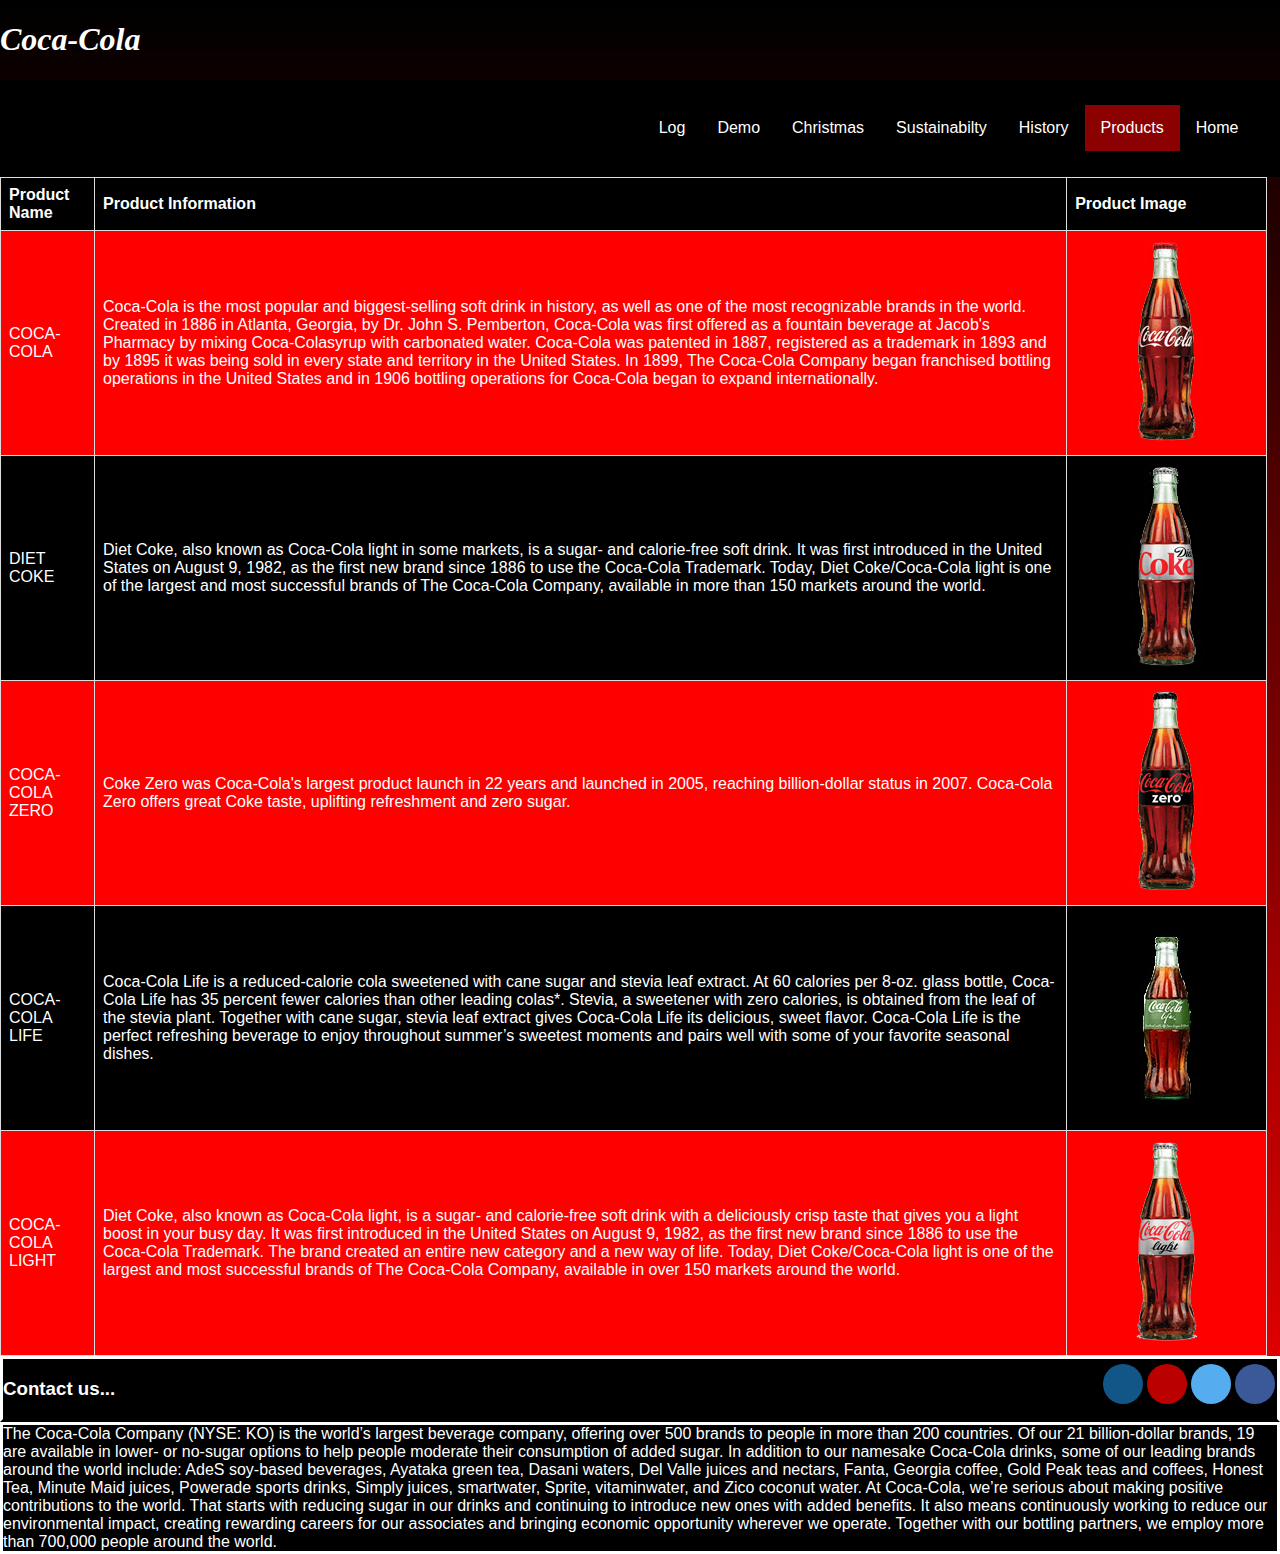
<file: products.html>
<!DOCTYPE html>
<html>
<head>
<title>Coca-Cola</title>
   <!-- JQUERY -->
    <script src="https://ajax.googleapis.com/ajax/libs/jquery/3.2.1/jquery.min.js"></script>
   <!-- JAVASCRIPT-->
    <script src="JS/javascript.js"></script>
	<script src="JS/javascript2.js"></script>
   <!-- STYLESHEETS -->
    <link rel="stylesheet" type="text/css" href="CSS/stylesheet.css">
    <link rel="stylesheet" type="text/css" href="CSS/navigationstyle.css">
    <link rel="stylesheet" type="text/css" href="CSS/slider.css">
   <!-- VIEWPORT-->
  <meta name="viewport" content="width=device-width, initial-scale=1.0">
   <meta charset="utf-8">
</head>
<body>
<h1>Coca-Cola</h1>
   <!-- NAVIGATION -->
	<ul class="topnav">
		<li><a  href="Index.html">Home</a></li>
		<li><a class="active" href="products.html">Products</a></li>
		<li><a href="history.html">History</a></li>
		<li ><a href="sustainability.html">Sustainabilty</a></li>
		<li ><a href="christmas.html">Christmas</a></li>
		<li ><a href="demo.html">Demo</a></li>
		<li ><a href="report.html">Log</a></li>
	</ul>
	
	
	
	<table>
  <tr>
    <th>Product Name</th>
    <th>Product Information</th>
    <th>Product Image</th>
  </tr>
  <tr>
    <td>COCA-COLA</td>
    <td>Coca-Cola is the most popular and biggest-selling soft drink in history, as well as one of the most recognizable brands in the world.

Created in 1886 in Atlanta, Georgia, by Dr. John S. Pemberton, Coca-Cola was first offered as a fountain beverage at Jacob's Pharmacy by mixing Coca-Colasyrup with carbonated water.
Coca-Cola was patented in 1887, registered as a trademark in 1893 and by 1895 it was being sold in every state and territory in the United States.
In 1899, The Coca-Cola Company began franchised bottling operations in the United States and in 1906 bottling operations for Coca-Cola began to expand internationally.</td>
    <td><img src="Assets/cocacola.png" alt="cocacola"></td>
  </tr>
  <tr>
    <td>DIET COKE</td>
    <td>Diet Coke, also known as Coca-Cola light in some markets, is a sugar- and calorie-free soft drink. It was first introduced in the United States on August 9, 1982, as the first new brand since 1886 to use the Coca-Cola Trademark. Today, Diet Coke/Coca-Cola light is one of the largest and most successful brands of The Coca-Cola Company, available in more than 150 markets around the world.</td>
    <td><img src="Assets/dietcoke.png" alt="dietcoke"></td>
  </tr>
  <tr>
    <td>COCA-COLA ZERO</td>
    <td>Coke Zero was Coca-Cola's largest product launch in 22 years and launched in 2005, reaching billion-dollar status in 2007. Coca-Cola Zero offers great Coke taste, uplifting refreshment and zero sugar.</td>
    <td><img src="Assets/cokezero.png" alt="cokezero"></td>
  </tr>
  <tr>
    <td>COCA-COLA LIFE</td>
    <td>Coca-Cola Life is a reduced-calorie cola sweetened with cane sugar and stevia leaf extract.
At 60 calories per 8-oz. glass bottle, Coca-Cola Life has 35 percent fewer calories than other leading colas*.
Stevia, a sweetener with zero calories, is obtained from the leaf of the stevia plant. Together with cane sugar, stevia leaf extract gives Coca-Cola Life its delicious, sweet flavor.
Coca-Cola Life is the perfect refreshing beverage to enjoy throughout summer’s sweetest moments and pairs well with some of your favorite seasonal dishes.</td>
    <td><img src="Assets/cokelife.jpg" alt="cokelife"></td>
  </tr>
  <tr>
    <td>COCA-COLA LIGHT</td>
    <td>Diet Coke, also known as Coca-Cola light, is a sugar- and calorie-free soft drink with a deliciously crisp taste that gives you a light boost in your busy day. It was first introduced in the United States on August 9, 1982, as the first new brand since 1886 to use the Coca-Cola Trademark. The brand created an entire new category and a new way of life. Today, Diet Coke/Coca-Cola light is one of the largest and most successful brands of The Coca-Cola Company, available in over 150 markets around the world.</td>
    <td><img src="Assets/cokelight.png" alt="cokelight"></td>
  </tr>
  </table>

	
	
	<!-- Contact information + brand information -->
	<div id="contact">
	  <div id="socialmedia"> 
	<a href="https://www.facebook.com/cocacolaGB/?brand_redir=40796308305" class="fa fa-facebook" title="Facebook">  </a>
	<a href="https://twitter.com/CocaCola?ref_src=twsrc%5Egoogle%7Ctwcamp%5Eserp%7Ctwgr%5Eauthor" class="fa fa-twitter" title="Twitter"></a>
	<a href="https://www.youtube.com/channel/UCosXctaTYxN4YPIvI5Fpcrw" class="fa fa-youtube" title="YouTube"></a>
	<a href="https://www.instagram.com/cocacola/?hl=en" class="fa fa-instagram" title="Instagram"></a>
	<h3>Contact us...</h3>
	</div>
	<div id="ending">
	The Coca-Cola Company (NYSE: KO) is the world’s largest beverage company, offering over 500 brands to people in more than 200 countries. Of our 21 billion-dollar brands, 19 are available in lower- or no-sugar options to help people moderate their consumption of added sugar. In addition to our namesake Coca-Cola drinks, some of our leading brands around the world include: AdeS soy-based beverages, Ayataka green tea, Dasani waters, Del Valle juices and nectars, Fanta, Georgia coffee, Gold Peak teas and coffees, Honest Tea, Minute Maid juices, Powerade sports drinks, Simply juices, smartwater, Sprite, vitaminwater, and Zico coconut water. At Coca-Cola, we’re serious about making positive contributions to the world. That starts with reducing sugar in our drinks and continuing to introduce new ones with added benefits. It also means continuously working to reduce our environmental impact, creating rewarding careers for our associates and bringing economic opportunity wherever we operate. Together with our bottling partners, we employ more than 700,000 people around the world.
	</div> 
	</div>

	<!-- To the top button -->
	<button onclick="topFunction()" id="myBtn" title="Go to top">Top</button>

</body>
</html>
</file>
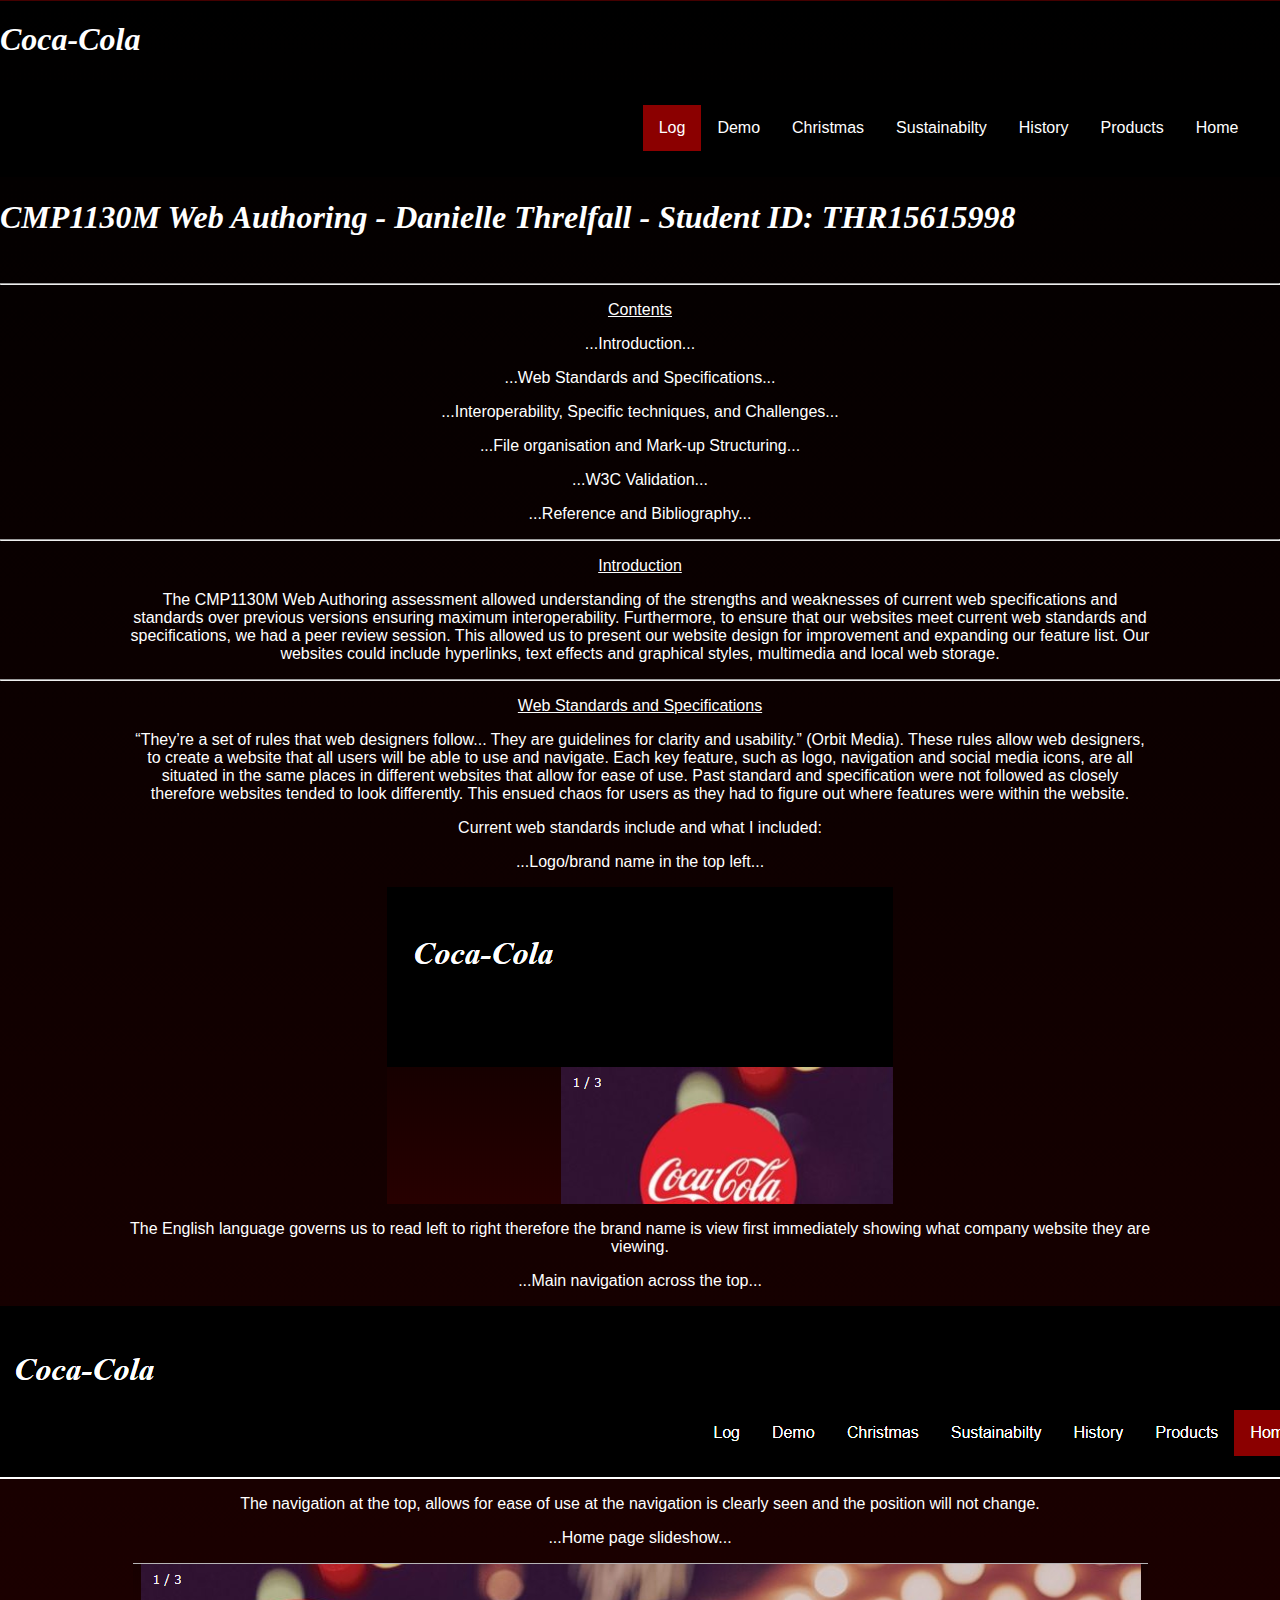
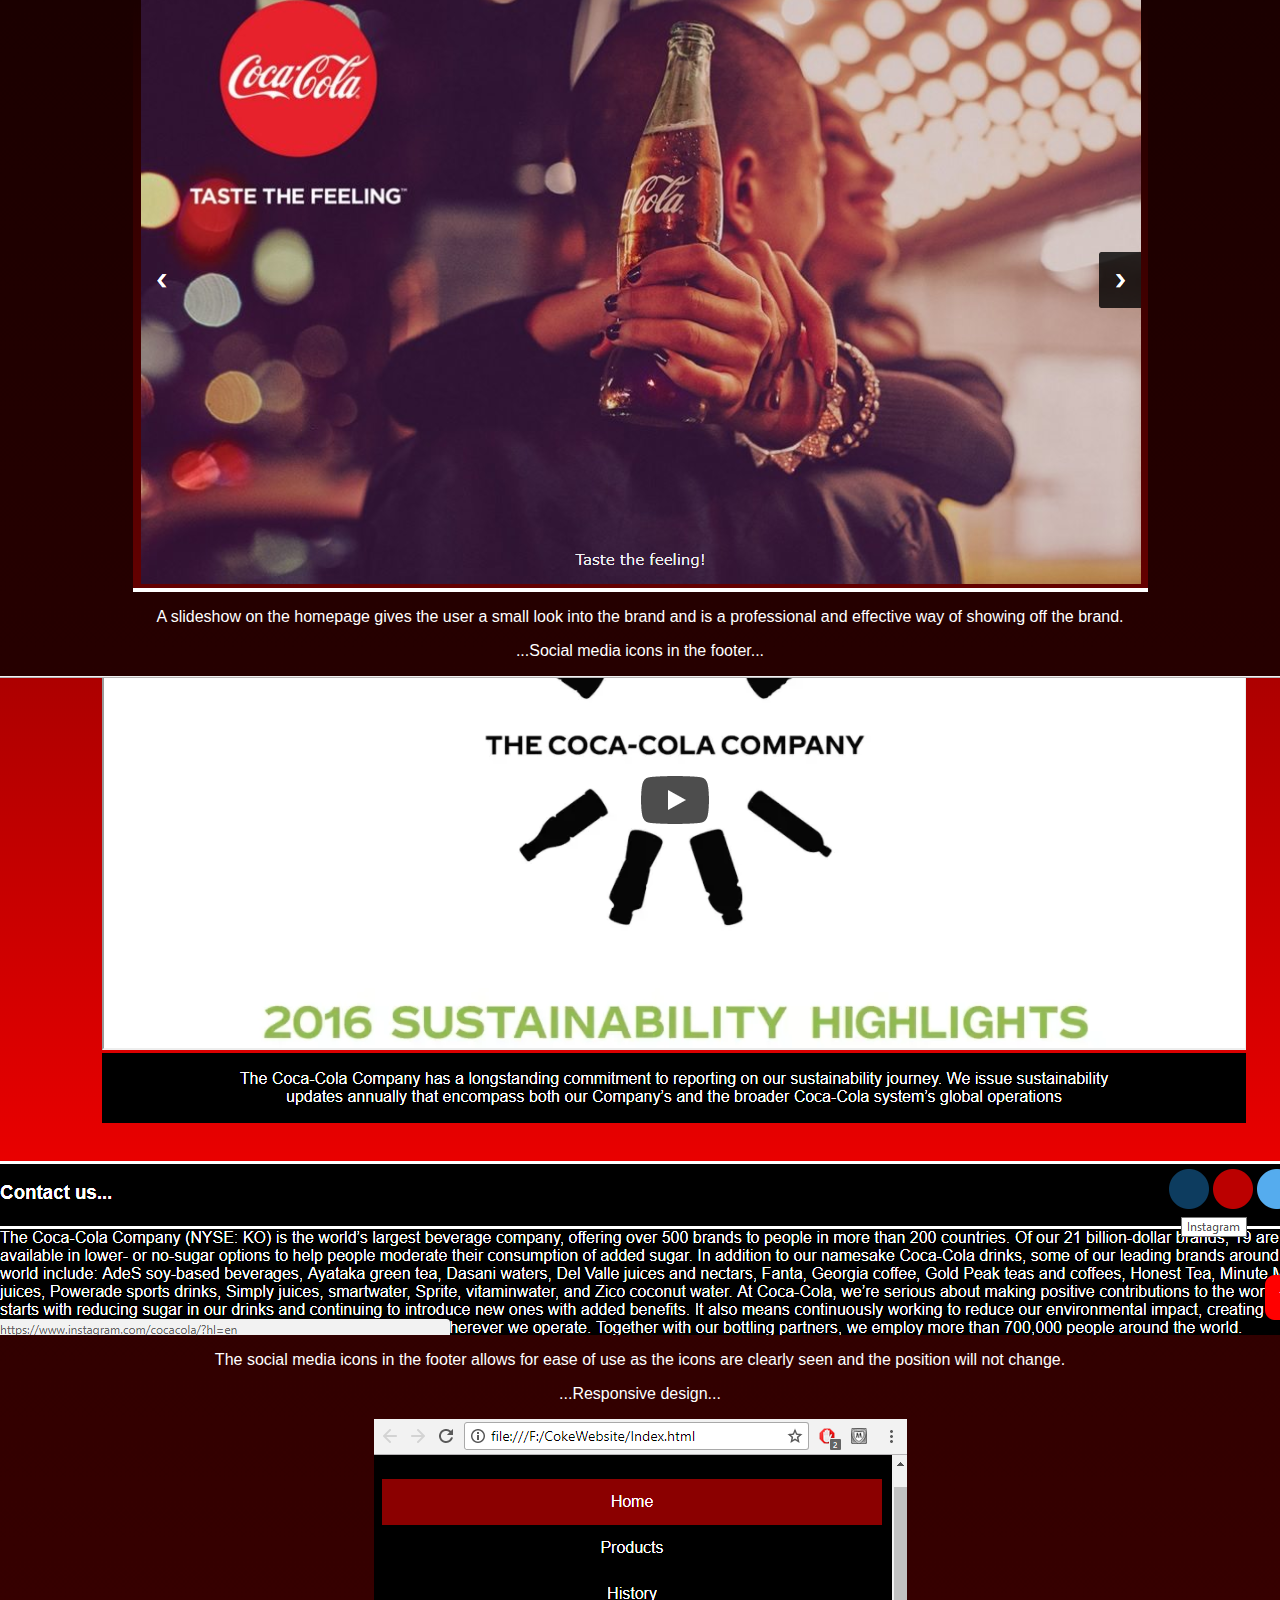
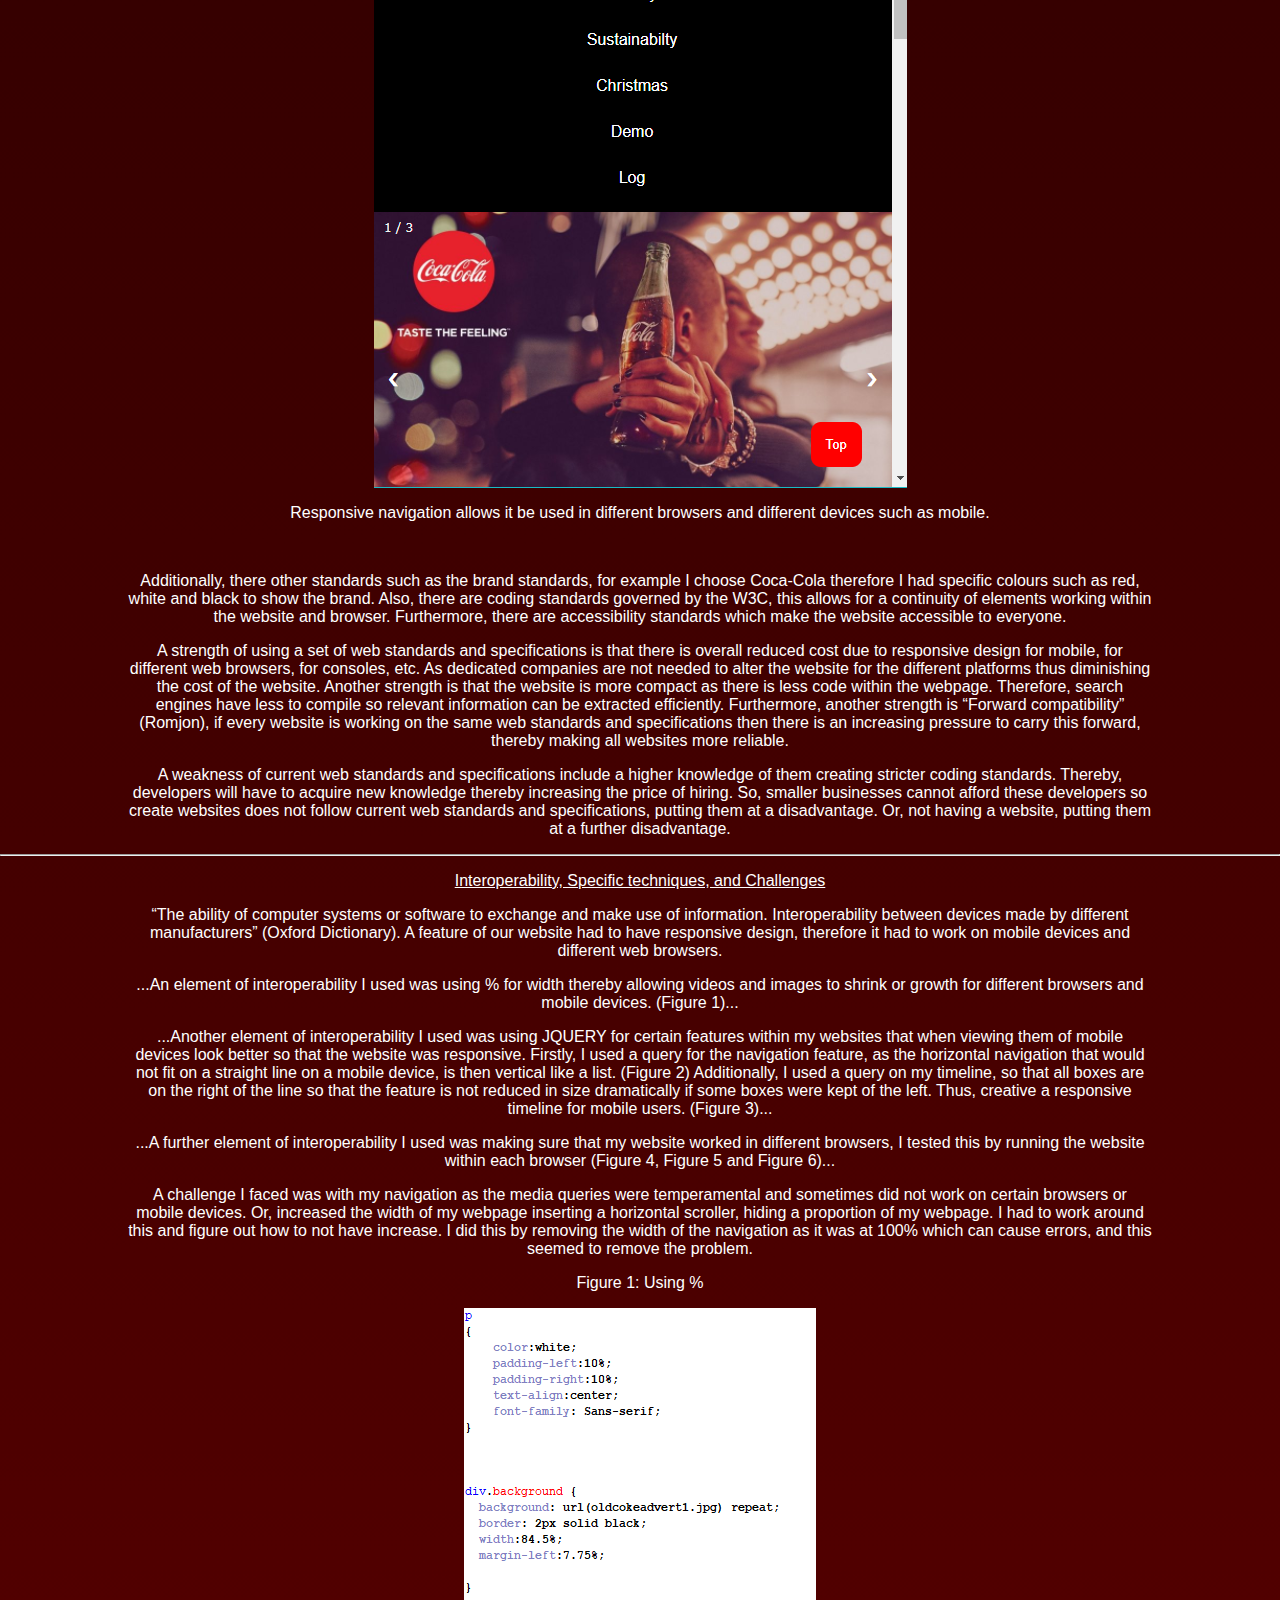
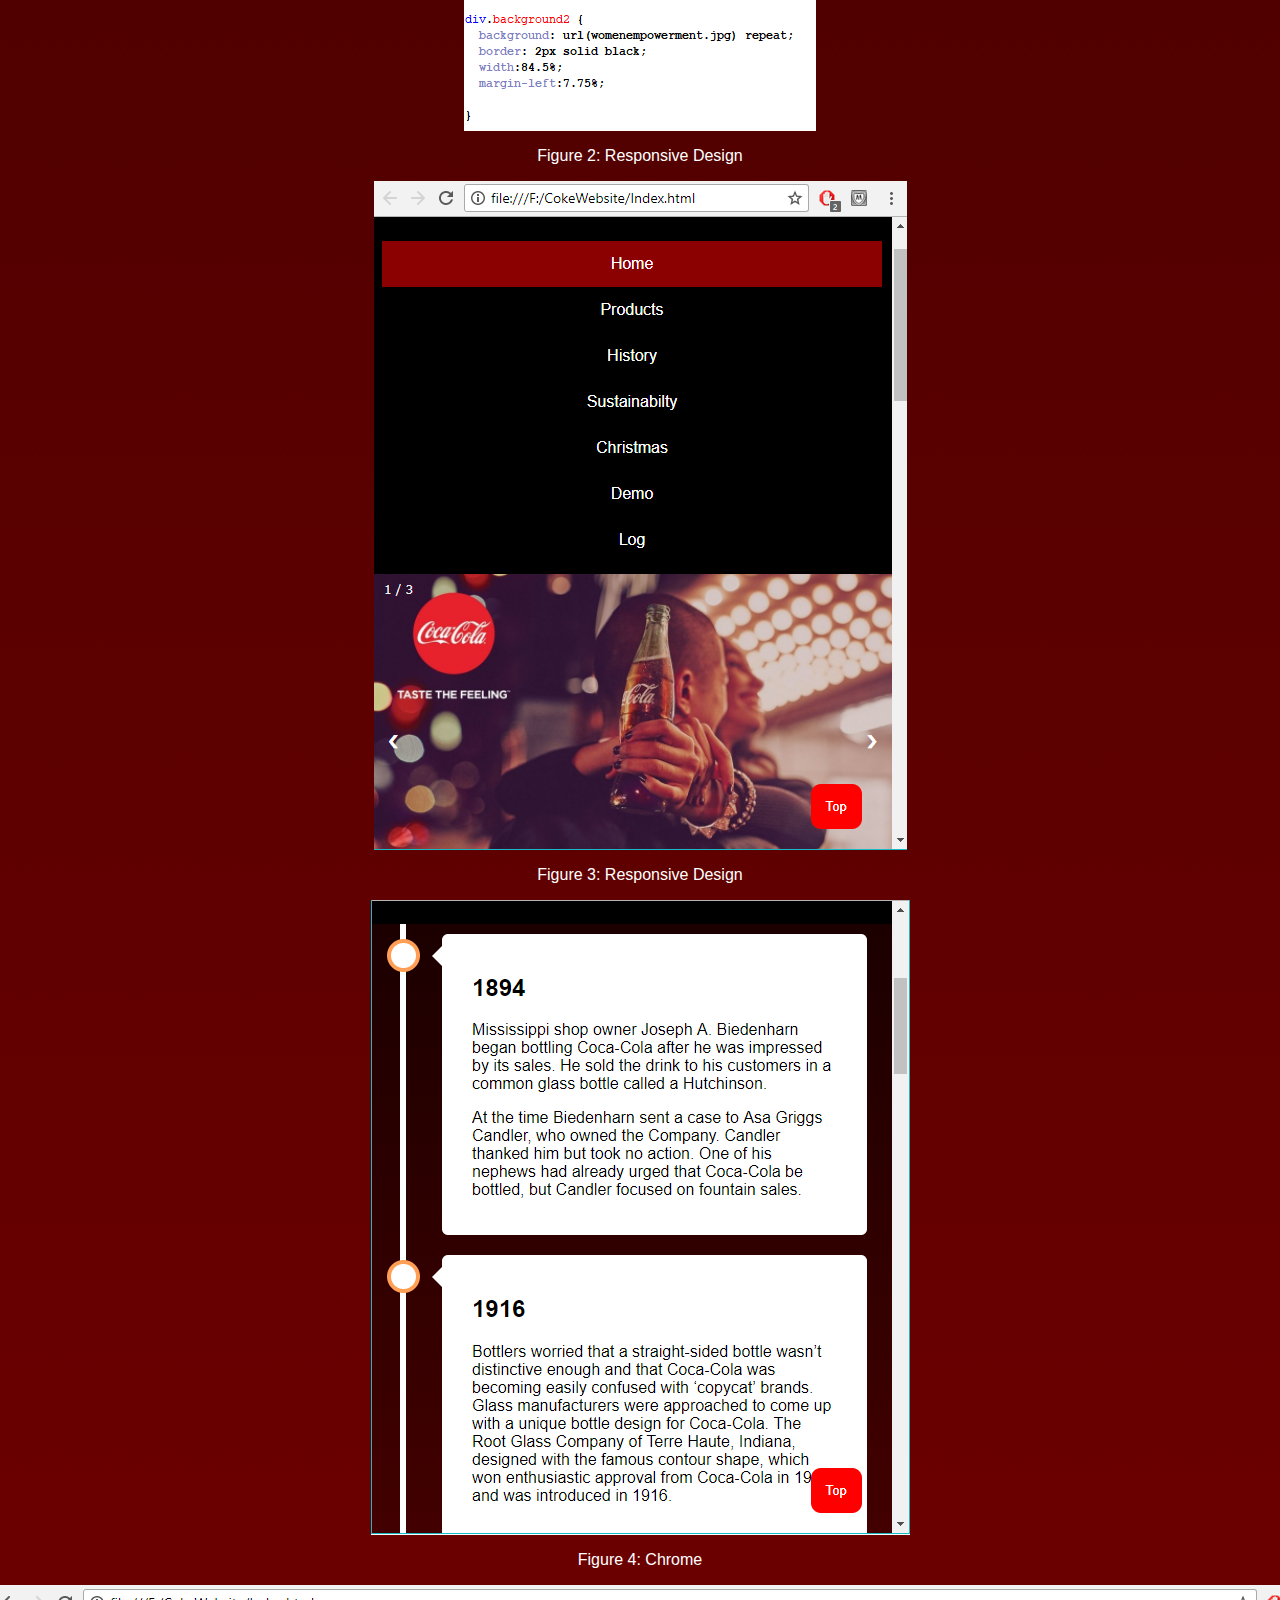
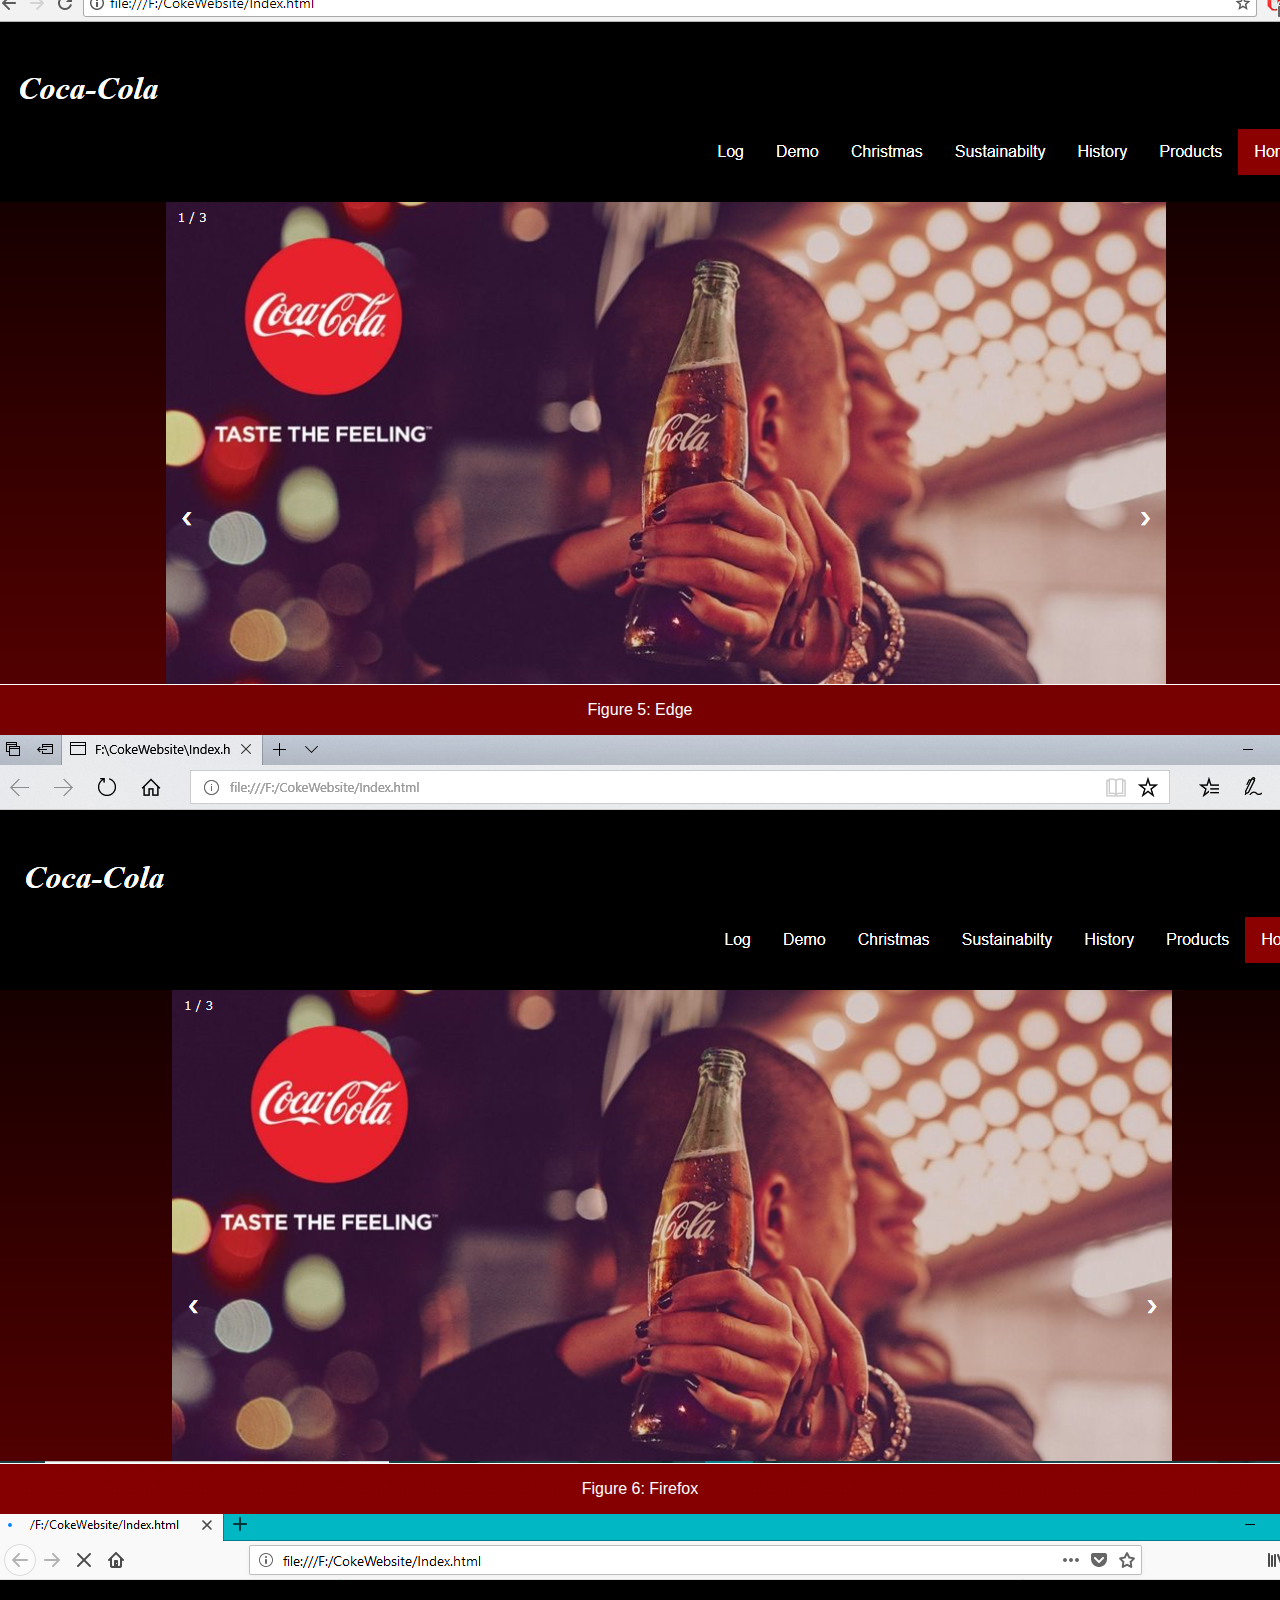
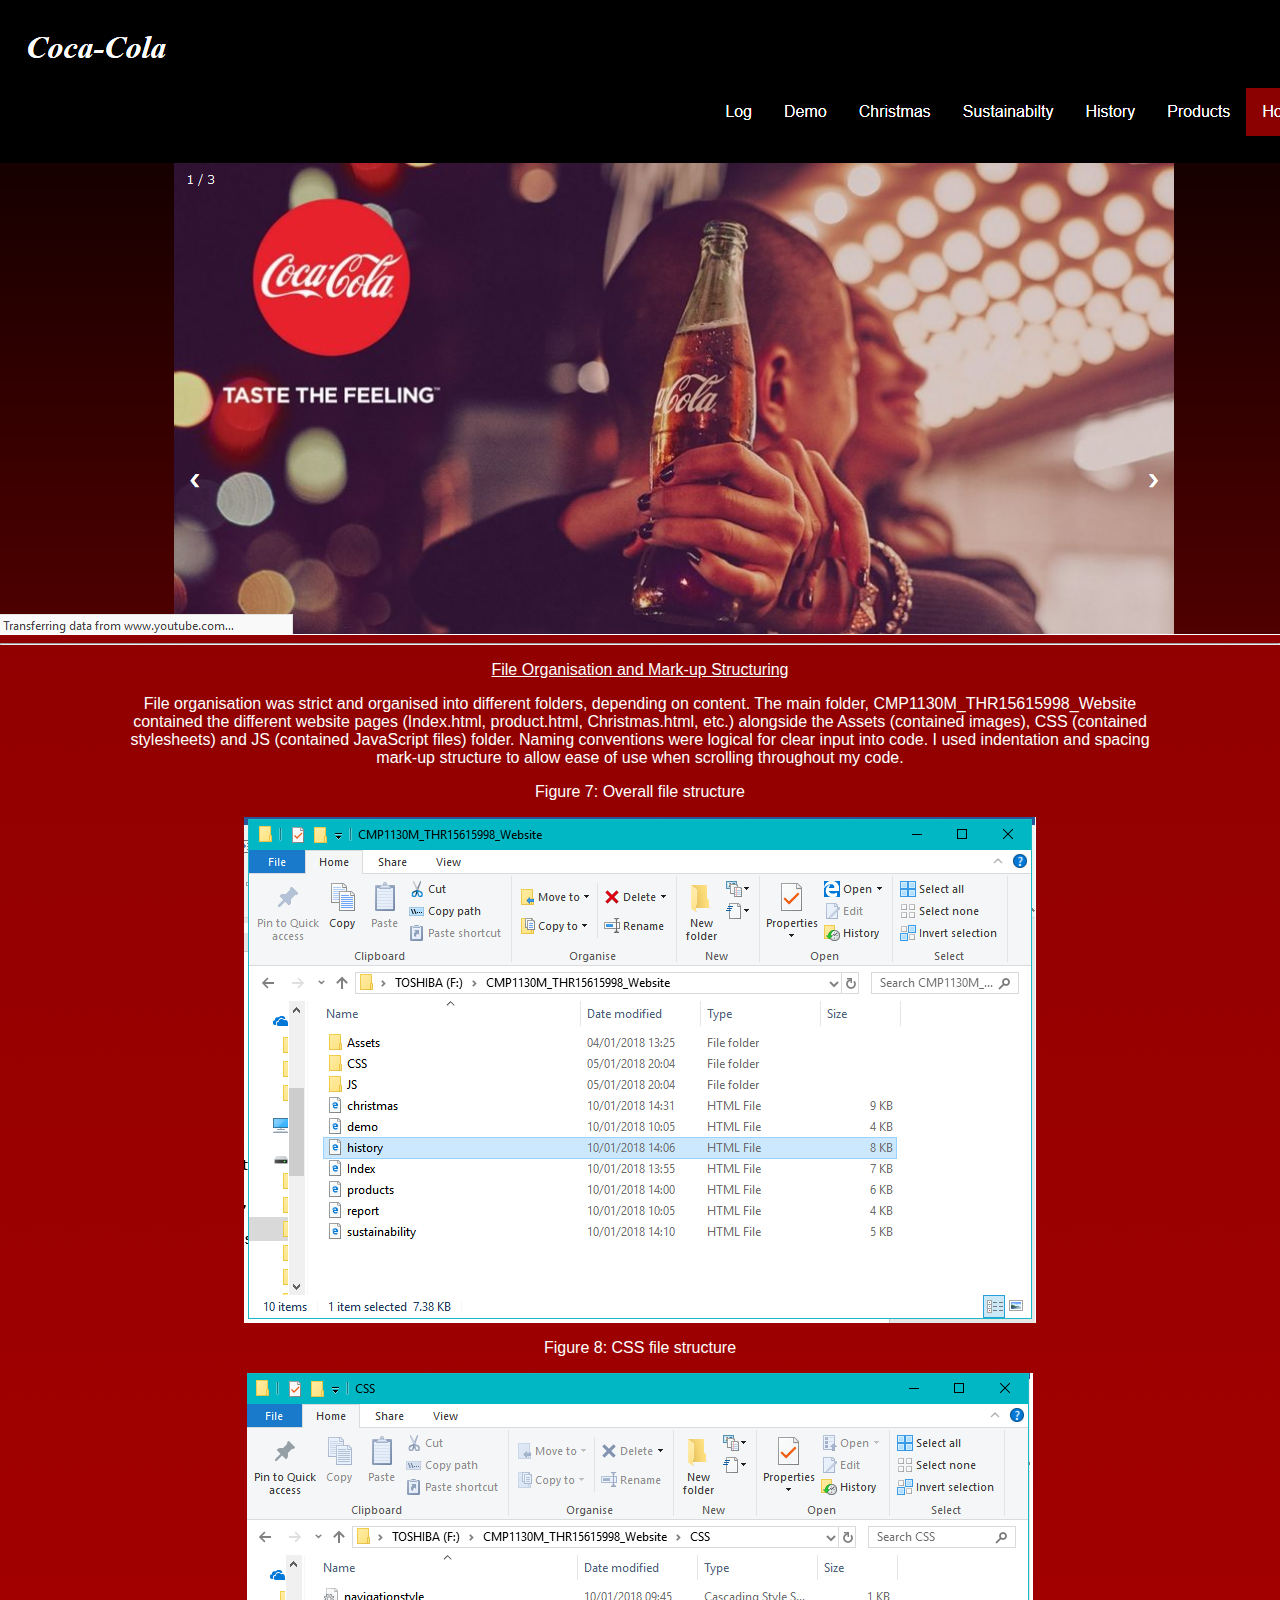
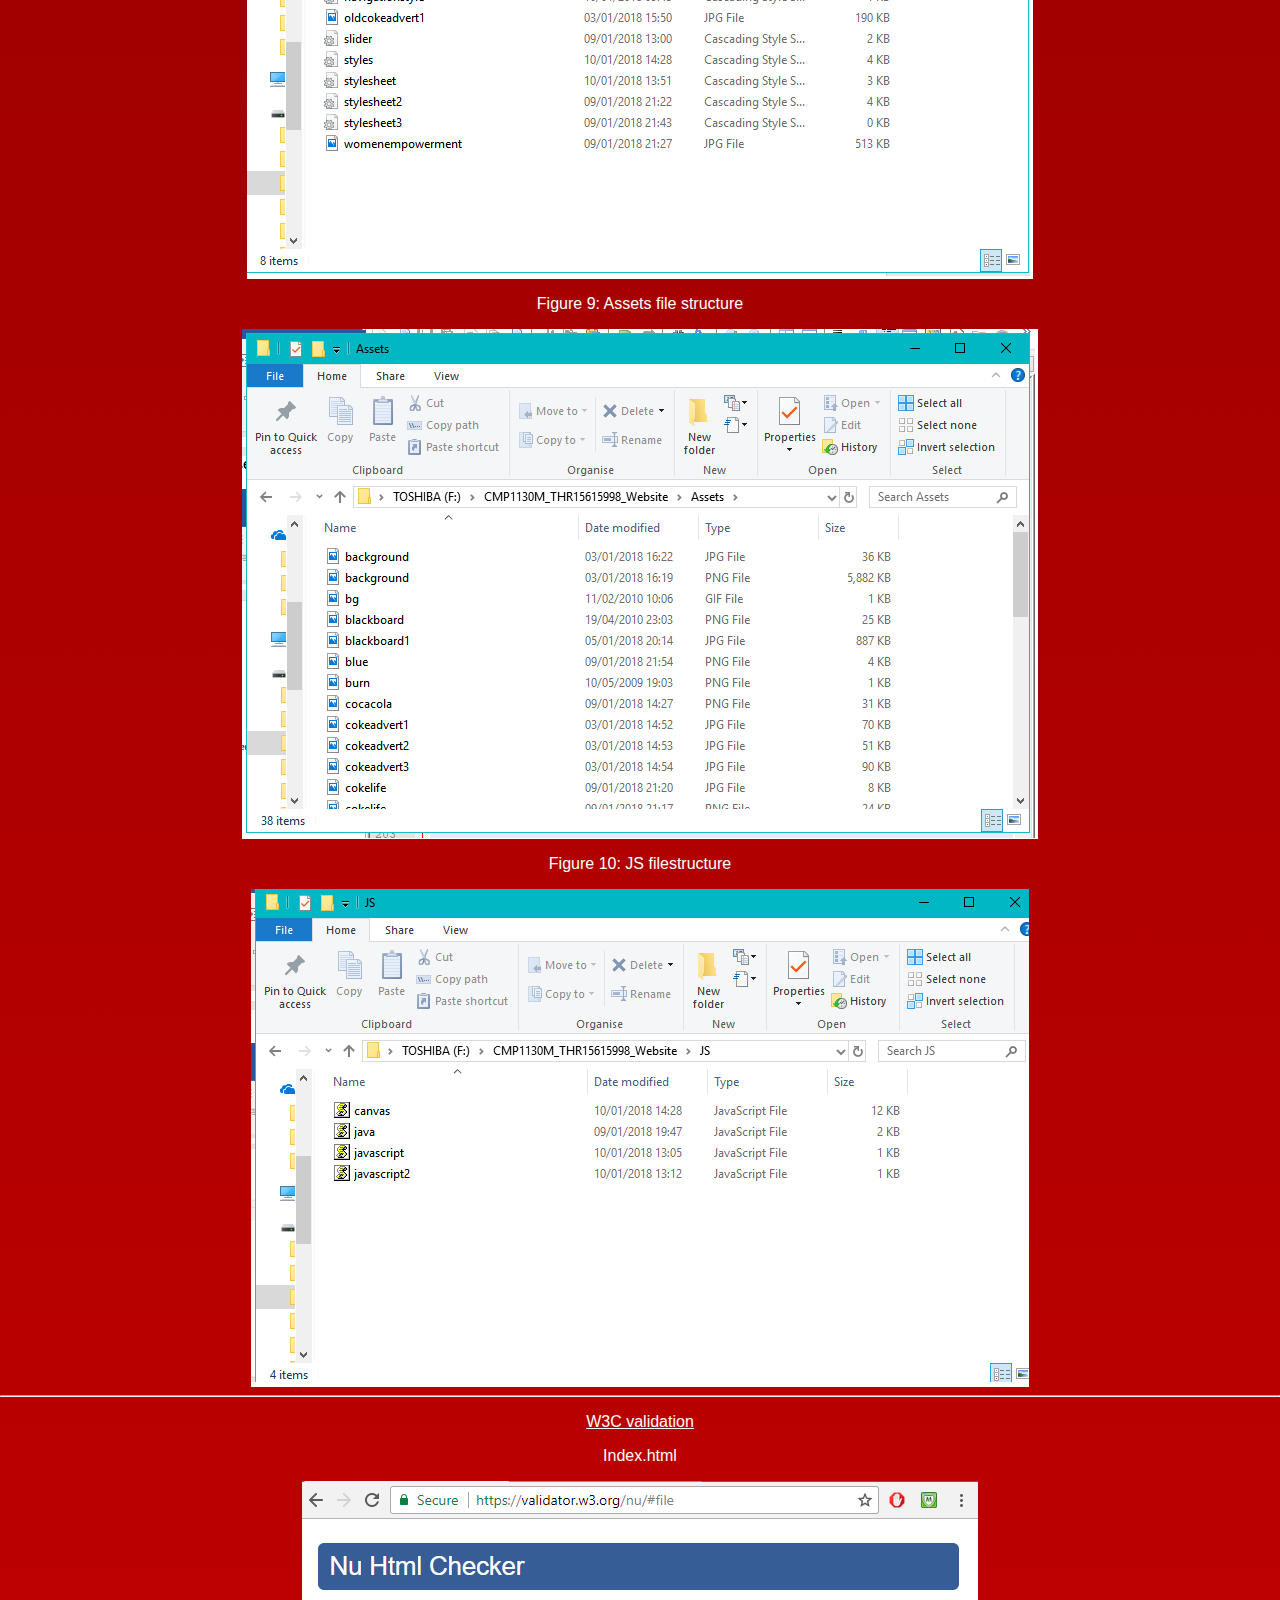
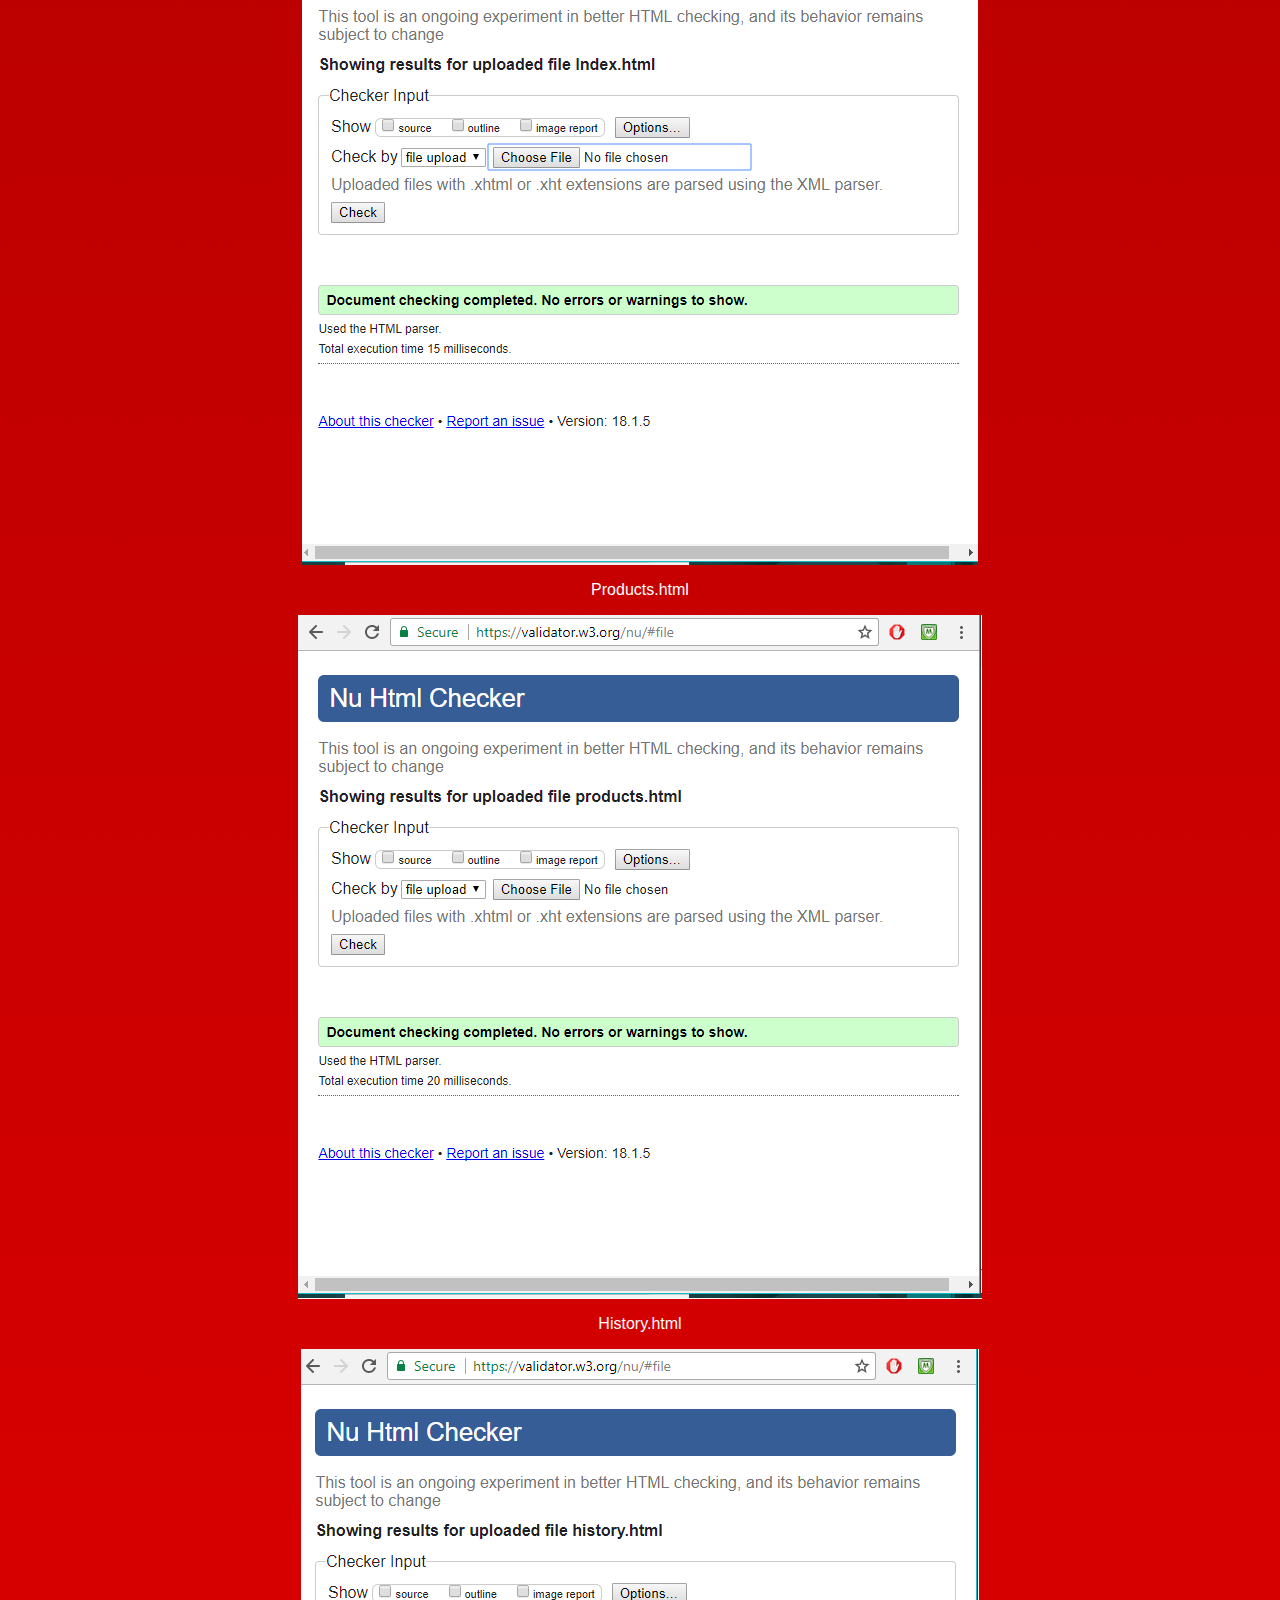
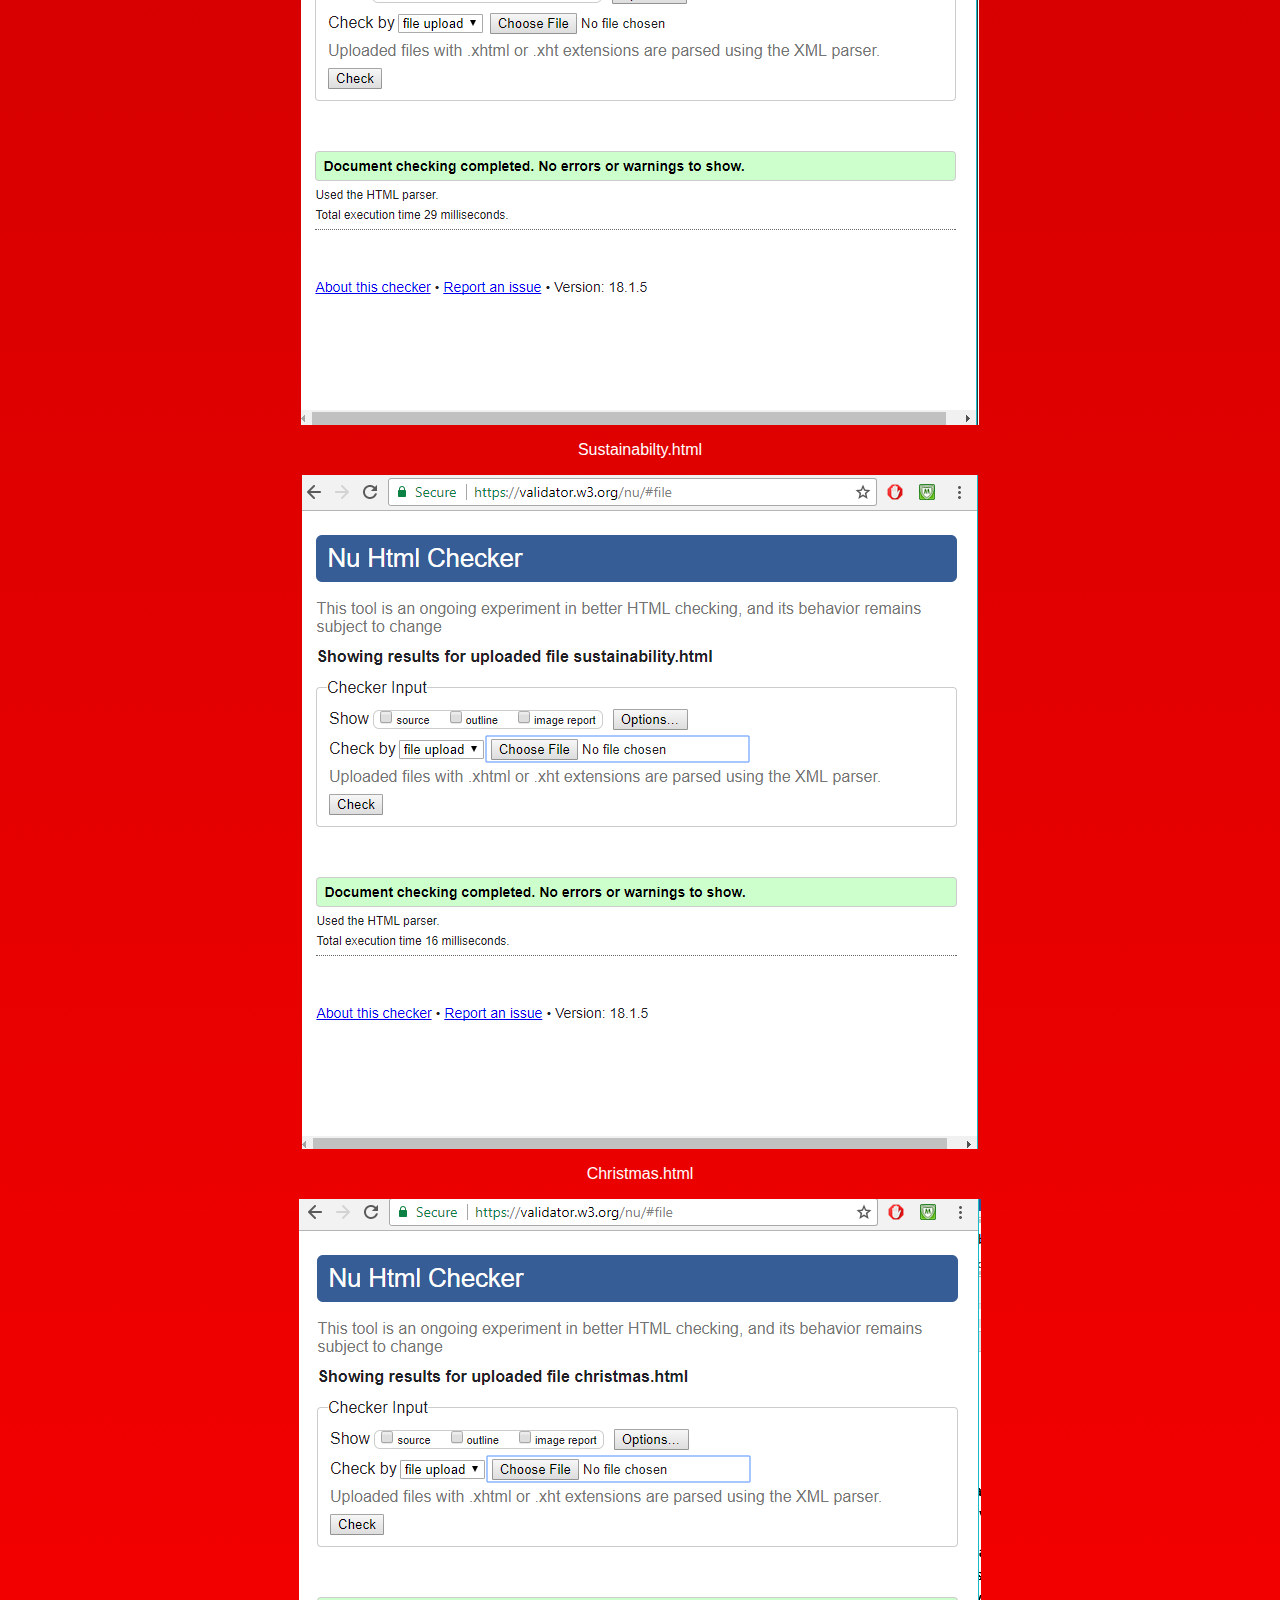
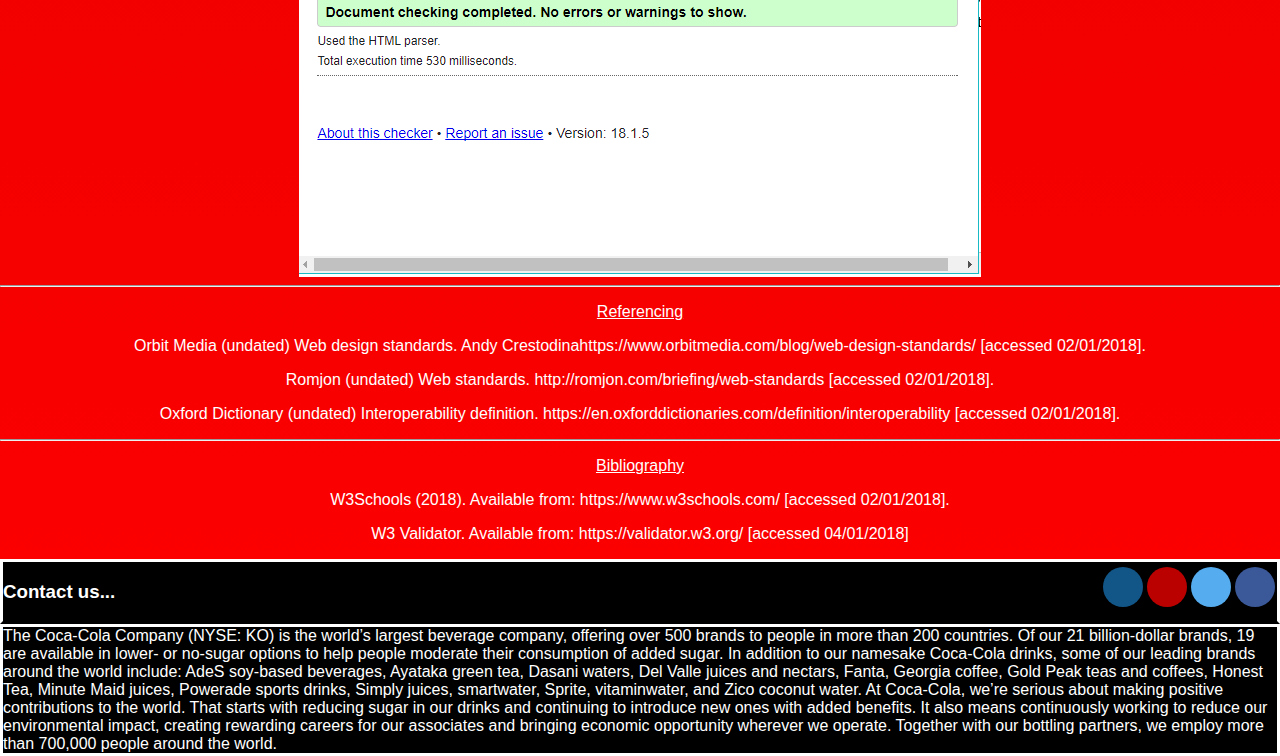
<file: report.html>
<!DOCTYPE html>
<html lang="en">
<head>
<title>Coca-Cola</title>
   <!-- JQUERY -->
    <script src="https://ajax.googleapis.com/ajax/libs/jquery/3.2.1/jquery.min.js"></script>
   <!-- JAVASCRIPT-->
    <script src="JS/javascript.js"></script>
	 <script src="JS/javascript2.js"></script>
   <!-- STYLESHEETS -->
    <link rel="stylesheet" type="text/css" href="CSS/stylesheet.css">
    <link rel="stylesheet" type="text/css" href="CSS/navigationstyle.css">
    <link rel="stylesheet" type="text/css" href="CSS/slider.css">
   <!-- VIEWPORT-->
  <meta name="viewport" content="width=device-width, initial-scale=1.0">
  <meta charset="utf-8">
  
</head>
<body>
<h1>Coca-Cola</h1>
   <!-- NAVIGATION -->
	<ul class="topnav">
	
		<li><a  href="Index.html">Home</a></li>
		<li><a href="products.html">Products</a></li>
		<li><a href="history.html">History</a></li>
		<li><a href="sustainability.html">Sustainabilty</a></li>
		<li><a href="christmas.html">Christmas</a></li>
		<li><a href="demo.html">Demo</a></li>
		<li><a class="active" href="report.html">Log</a></li>
	</ul>
	
	
	
	<h1>CMP1130M Web Authoring - Danielle Threlfall - Student ID: THR15615998 </h1>
	<br>
	
	<hr>
	<p><u>Contents</u></p>
	<p>...Introduction... </p>
	<p>...Web Standards and Specifications...</p>		
	<p>...Interoperability, Specific techniques, and Challenges...</p>		
	<p>...File organisation and Mark-up Structuring...</p>		
	<p>...W3C Validation...</p>
	<p>...Reference and Bibliography...</p>
	<hr>

	
	<p><u>Introduction</u></p>
    <p>The CMP1130M Web Authoring assessment allowed understanding of the strengths and weaknesses of current web specifications and standards over previous versions ensuring maximum interoperability. Furthermore, to ensure that our websites meet current web standards and specifications, we had a peer review session.  This allowed us to present our website design for improvement and expanding our feature list.  Our websites could include hyperlinks, text effects and graphical styles, multimedia and local web storage.</p>
	<hr>	
	
	<p><u>Web Standards and Specifications</u></p>
    <p> “They’re a set of rules that web designers follow... They are guidelines for clarity and usability.”  (Orbit Media). These rules allow web designers, to create a website that all users will be able to use and navigate.  Each key feature, such as logo, navigation and social media icons, are all situated in the same places in different websites that allow for ease of use. Past standard and specification were not followed as closely therefore websites tended to look differently.  This ensued chaos for users as they had to figure out where features were within the website.</p>
	<p>Current web standards include and what I included:</p>
	<p>...Logo/brand name in the top left...</p>
	<center><img src="Assets/logname.png" alt="logname"></center>
	<p>The English language governs us to read left to right therefore the brand name is view first immediately showing what company website they are viewing. </p>
	
	<p>...Main navigation across the top...</p>
	<center><img src="Assets/lognav.png" alt="lognav"></center>
	<p>The navigation at the top, allows for ease of use at the navigation is clearly seen and the position will not change.  </p>
	
	<p>...Home page slideshow...</p>
	<center><img src="Assets/logslide.png" alt="logslide"></center>
	<p>A slideshow on the homepage gives the user a small look into the brand and is a professional and effective way of showing off the brand.</p>
		
	<p>...Social media icons in the footer...</p>
	<center><img src="Assets/logsocial.png" alt="logsocial"></center>
	<p>The social media icons in the footer allows for ease of use as the icons are clearly seen and the position will not change.</p>
	
	<p>...Responsive design...</p>
	<center><img src="Assets/logresponsive.png" alt="logresponsive"></center>
	<p>Responsive navigation allows it be used in different browsers and different devices such as mobile. </p>
	
	<br>
	
	<p>Additionally, there other standards such as the brand standards, for example I choose Coca-Cola therefore I had specific colours such as red, white and black to show the brand.  Also, there are coding standards governed by the W3C, this allows for a continuity of elements working within the website and browser.  Furthermore, there are accessibility standards which make the website accessible to everyone.</p>
	<p>A strength of using a set of web standards and specifications is that there is overall reduced cost due to responsive design for mobile, for different web browsers, for consoles, etc.  As dedicated companies are not needed to alter the website for the different platforms thus diminishing the cost of the website.  Another strength is that the website is more compact as there is less code within the webpage.  Therefore, search engines have less to compile so relevant information can be extracted efficiently.  Furthermore, another strength is “Forward compatibility” (Romjon), if every website is working on the same web standards and specifications then there is an increasing pressure to carry this forward, thereby making all websites more reliable.  </p>
    <p>A weakness of current web standards and specifications include a higher knowledge of them creating stricter coding standards.  Thereby, developers will have to acquire new knowledge thereby increasing the price of hiring.  So, smaller businesses cannot afford these developers so create websites does not follow current web standards and specifications, putting them at a disadvantage.  Or, not having a website, putting them at a further disadvantage. </p>
	<hr>	


	<p><u>Interoperability, Specific techniques, and Challenges</u></p>	
	<p> “The ability of computer systems or software to exchange and make use of information.  Interoperability between devices made by different manufacturers” (Oxford Dictionary).  A feature of our website had to have responsive design, therefore it had to work on mobile devices and different web browsers.  </p>
	<p>...An element of interoperability I used was using % for width thereby allowing videos and images to shrink or growth for different browsers and mobile devices.  (Figure 1)...</p>
	<p>...Another element of interoperability I used was using JQUERY for certain features within my websites that when viewing them of mobile devices look better so that the website was responsive.  Firstly, I used a query for the navigation feature, as the horizontal navigation that would not fit on a straight line on a mobile device, is then vertical like a list.  (Figure 2)  Additionally, I used a query on my timeline, so that all boxes are on the right of the line so that the feature is not reduced in size dramatically if some boxes were kept of the left.  Thus, creative a responsive timeline for mobile users.   (Figure 3)...</p>
	<p>...A further element of interoperability I used was making sure that my website worked in different browsers, I tested this by running the website within each browser (Figure 4, Figure 5 and Figure 6)...</p>
	<p>A challenge I faced was with my navigation as the media queries were temperamental and sometimes did not work on certain browsers or mobile devices. Or, increased the width of my webpage inserting a horizontal scroller, hiding a proportion of my webpage.  I had to work around this and figure out how to not have increase. I did this by removing the width of the navigation as it was at 100% which can cause errors, and this seemed to remove the problem.</p>
	
	<p>Figure 1: Using %</p>
	<center><img src="Assets/logwidth.png" alt="logwidth"></center>
	<p>Figure 2: Responsive Design</p>
    <center><img src="Assets/logresponsive.png" alt="logresponsive"></center>
	<p>Figure 3: Responsive Design</p>
	<center><img src="Assets/logtimeline.png" alt="logtimeline"></center>
	<p>Figure 4: Chrome</p>
	<center><img src="Assets/logchrome.png" alt="logchrome"></center>
	<p>Figure 5: Edge</p>
	<center><img src="Assets/logedge.png" alt="logedge"></center>
	<p>Figure 6: Firefox</p>
	<center><img src="Assets/logfirefox.png" alt="logfirefox"></center>

	<hr>
	<p><u>File Organisation and Mark-up Structuring</u></p>
	<p>File organisation was strict and organised into different folders, depending on content.  The main folder, CMP1130M_THR15615998_Website contained the different website pages (Index.html, product.html, Christmas.html, etc.) alongside the Assets (contained images), CSS (contained stylesheets) and JS (contained JavaScript files) folder.  Naming conventions were logical for clear input into code. I used indentation and spacing mark-up structure to allow ease of use when scrolling throughout my code.  </p>
	<p>Figure 7: Overall file structure</p>
	<center><img src="Assets/logoverallfile.png" alt="logwidth"></center>
	<p>Figure 8: CSS file structure</p>
    <center><img src="Assets/logcssfile.png" alt="logresponsive"></center>
	<p>Figure 9: Assets file structure</p>
	<center><img src="Assets/logassetsfile.png" alt="logtimeline"></center>
	<p>Figure 10: JS filestructure</p>
	<center><img src="Assets/logjsfile.png" alt="logchrome"></center>
	
	
		<hr>
	<p><u>W3C validation</u></p>
	<p>Index.html</p>
	<center><img src="Assets/logindex.png" alt="logindex"></center>
	<p>Products.html</p>
    <center><img src="Assets/logproducts.png" alt="logproducts"></center>
	<p>History.html</p>
	<center><img src="Assets/loghistory.png" alt="loghistory"></center>
	<p>Sustainabilty.html</p>
	<center><img src="Assets/logsustain.png" alt="logsustain"></center>
	<p>Christmas.html</p>
	<center><img src="Assets/logchristmas.png" alt="logchristmas"></center>
	
	<hr>
	<p><u>Referencing</u></p>
	<p>Orbit Media (undated) Web design standards. Andy Crestodinahttps://www.orbitmedia.com/blog/web-design-standards/ [accessed 02/01/2018].</p>
	<p>Romjon (undated) Web standards. http://romjon.com/briefing/web-standards [accessed 02/01/2018].</p>
	<p>Oxford Dictionary (undated) Interoperability definition. https://en.oxforddictionaries.com/definition/interoperability [accessed 02/01/2018].</p>
	<hr>
	<p><u>Bibliography</u></p>
	<p>W3Schools (2018).  Available from: https://www.w3schools.com/ [accessed 02/01/2018].</p>
	<p>W3 Validator.  Available from: https://validator.w3.org/ [accessed 04/01/2018]</p>	
	
	
	
	
	
	<!-- Contact information + brand information -->
	<div id="contact">
	  <div id="socialmedia"> 
	<a href="https://www.facebook.com/cocacolaGB/?brand_redir=40796308305" class="fa fa-facebook" title="Facebook">  </a>
	<a href="https://twitter.com/CocaCola?ref_src=twsrc%5Egoogle%7Ctwcamp%5Eserp%7Ctwgr%5Eauthor" class="fa fa-twitter" title="Twitter"></a>
	<a href="https://www.youtube.com/channel/UCosXctaTYxN4YPIvI5Fpcrw" class="fa fa-youtube" title="YouTube"></a>
	<a href="https://www.instagram.com/cocacola/?hl=en" class="fa fa-instagram" title="Instagram"></a>
	<h3>Contact us...</h3>
	</div>
	<div id="ending">
	The Coca-Cola Company (NYSE: KO) is the world’s largest beverage company, offering over 500 brands to people in more than 200 countries. Of our 21 billion-dollar brands, 19 are available in lower- or no-sugar options to help people moderate their consumption of added sugar. In addition to our namesake Coca-Cola drinks, some of our leading brands around the world include: AdeS soy-based beverages, Ayataka green tea, Dasani waters, Del Valle juices and nectars, Fanta, Georgia coffee, Gold Peak teas and coffees, Honest Tea, Minute Maid juices, Powerade sports drinks, Simply juices, smartwater, Sprite, vitaminwater, and Zico coconut water. At Coca-Cola, we’re serious about making positive contributions to the world. That starts with reducing sugar in our drinks and continuing to introduce new ones with added benefits. It also means continuously working to reduce our environmental impact, creating rewarding careers for our associates and bringing economic opportunity wherever we operate. Together with our bottling partners, we employ more than 700,000 people around the world.
	</div> 
	</div>

	<!-- To the top button -->
	<button onclick="topFunction()" id="myBtn" title="Go to top">Top</button>
		
</body>
</html>
</file>
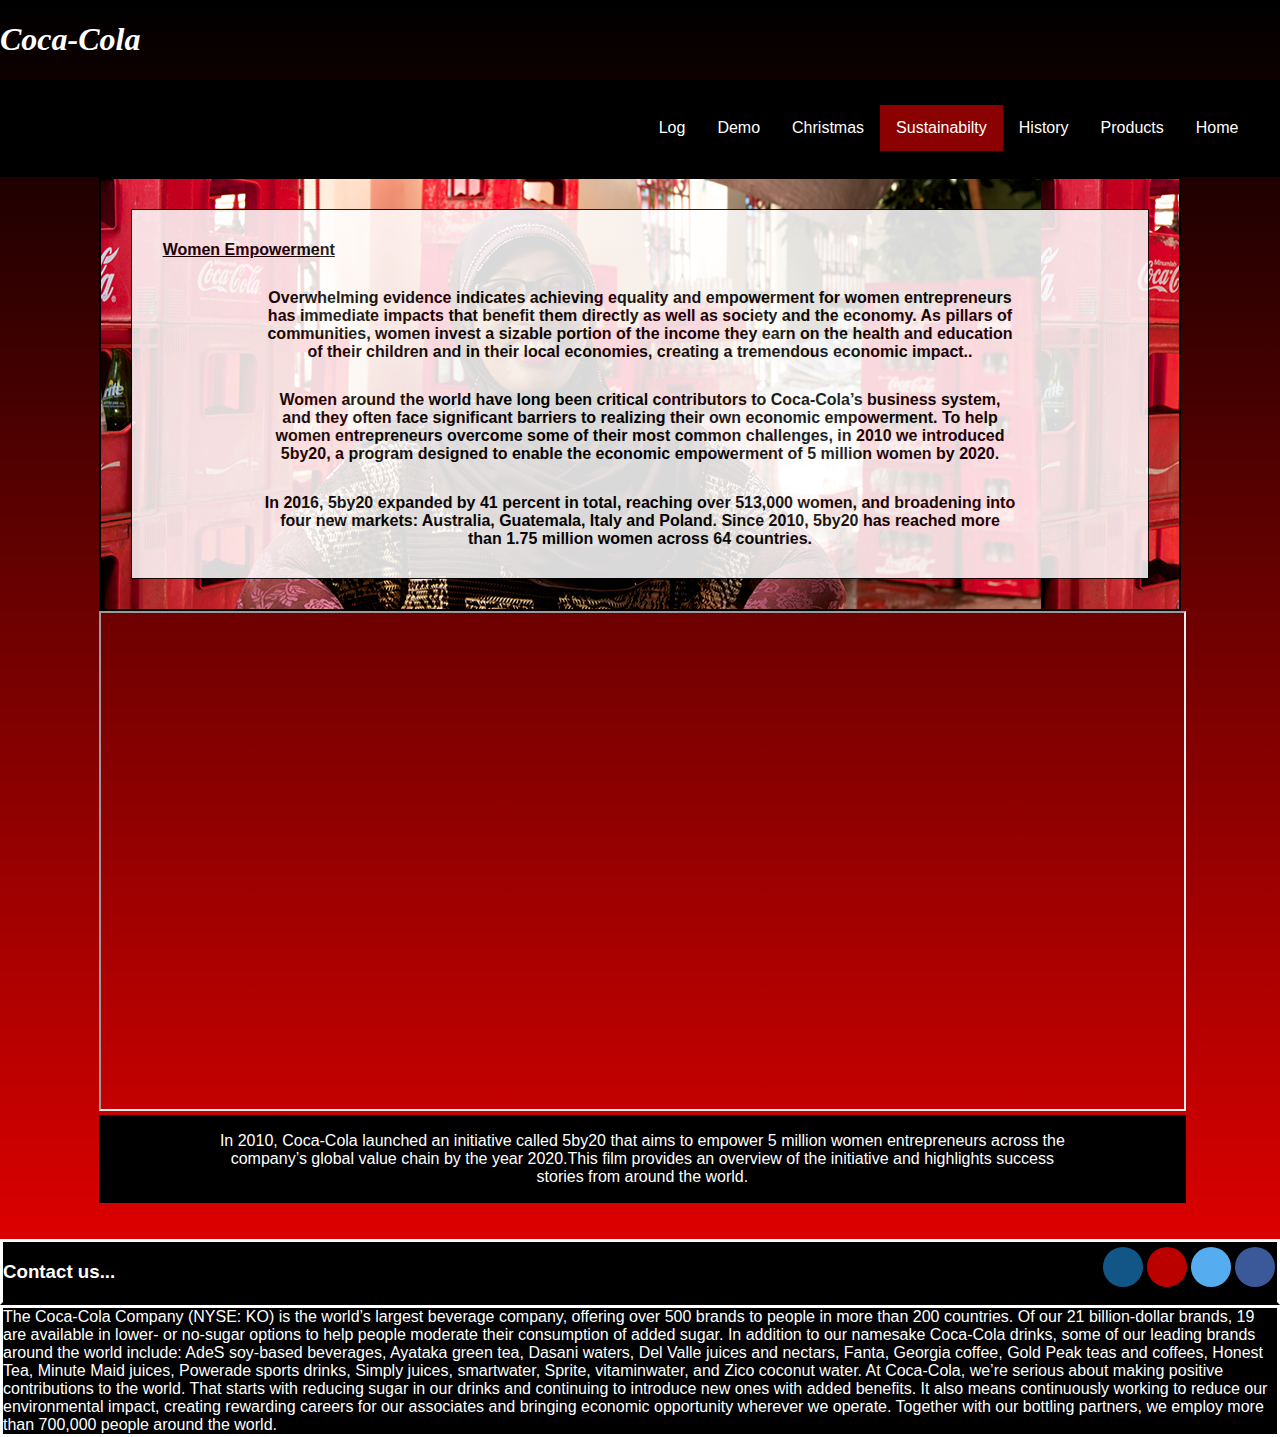
<file: sustainability.html>
<!DOCTYPE html>
<html lang="en">
<head>
<title>Coca-Cola</title>
   <!-- JQUERY -->
    <script src="https://ajax.googleapis.com/ajax/libs/jquery/3.2.1/jquery.min.js"></script>
   <!-- JAVASCRIPT-->
    <script src="JS/javascript.js"></script>
	 <script src="JS/javascript2.js"></script>
   <!-- STYLESHEETS -->
    <link rel="stylesheet" type="text/css" href="CSS/stylesheet.css">
    <link rel="stylesheet" type="text/css" href="CSS/navigationstyle.css">
    <link rel="stylesheet" type="text/css" href="CSS/slider.css">
   <!-- VIEWPORT-->
  <meta name="viewport" content="width=device-width, initial-scale=1.0">
    <meta charset="utf-8">
</head>
<body>
	<h1>Coca-Cola</h1>
   <!-- NAVIGATION -->
	<ul class="topnav">

		<li><a  href="Index.html">Home</a></li>
		<li><a href="products.html">Products</a></li>
		<li><a href="history.html">History</a></li>
		<li ><a class="active" href="sustainability.html">Sustainabilty</a></li>
		<li ><a href="christmas.html">Christmas</a></li>
		<li ><a href="demo.html">Demo</a></li>
		<li ><a href="report.html">Log</a></li>
	</ul>

     

	<div class="background2">
	  <div class="transbox">
			<h4><u> Women Empowerment</u></h4>
		<p>Overwhelming evidence indicates achieving equality and empowerment for women entrepreneurs has immediate impacts that benefit them directly as well as society and the economy. As pillars of communities, women invest a sizable portion of the income they earn on the health and education of their children and in their local economies, creating a tremendous economic impact..</p>
		<p>Women around the world have long been critical contributors to Coca-Cola’s business system, and they often face significant barriers to realizing their own economic empowerment. To help women entrepreneurs overcome some of their most common challenges, in 2010 we introduced 5by20, a program designed to enable the economic empowerment of 5 million women by 2020. </p>
		<p>In 2016, 5by20 expanded by 41 percent in total, reaching over 513,000 women, and broadening into four new markets: Australia, Guatemala, Italy and Poland. Since 2010, 5by20 has reached more than 1.75 million women across 64 countries.</p>
	  </div>
	</div>

	<div id="sustaincontainer">
	<iframe id="sustainvid" 
		src="https://www.youtube.com/embed/bZUSxtgSq-c">
	</iframe>
	<div class="boxed">
	<p>In 2010, Coca-Cola launched an initiative called 5by20 that aims to empower 5 million women entrepreneurs across the company’s global value chain by the year 2020.This film provides an overview of the initiative and highlights success stories from around the world.</p>
	</div>
	</div>
	<br>
	<br>

	<!-- Contact information + brand information -->
	<div id="contact">
	  <div id="socialmedia"> 
	<a href="https://www.facebook.com/cocacolaGB/?brand_redir=40796308305" class="fa fa-facebook" title="Facebook">  </a>
	<a href="https://twitter.com/CocaCola?ref_src=twsrc%5Egoogle%7Ctwcamp%5Eserp%7Ctwgr%5Eauthor" class="fa fa-twitter" title="Twitter"></a>
	<a href="https://www.youtube.com/channel/UCosXctaTYxN4YPIvI5Fpcrw" class="fa fa-youtube" title="YouTube"></a>
	<a href="https://www.instagram.com/cocacola/?hl=en" class="fa fa-instagram" title="Instagram"></a>
	<h3>Contact us...</h3>
	</div>
	<div id="ending">
	The Coca-Cola Company (NYSE: KO) is the world’s largest beverage company, offering over 500 brands to people in more than 200 countries. Of our 21 billion-dollar brands, 19 are available in lower- or no-sugar options to help people moderate their consumption of added sugar. In addition to our namesake Coca-Cola drinks, some of our leading brands around the world include: AdeS soy-based beverages, Ayataka green tea, Dasani waters, Del Valle juices and nectars, Fanta, Georgia coffee, Gold Peak teas and coffees, Honest Tea, Minute Maid juices, Powerade sports drinks, Simply juices, smartwater, Sprite, vitaminwater, and Zico coconut water. At Coca-Cola, we’re serious about making positive contributions to the world. That starts with reducing sugar in our drinks and continuing to introduce new ones with added benefits. It also means continuously working to reduce our environmental impact, creating rewarding careers for our associates and bringing economic opportunity wherever we operate. Together with our bottling partners, we employ more than 700,000 people around the world.
	</div> 
	</div>

	<!-- To the top button -->
	<button onclick="topFunction()" id="myBtn" title="Go to top">Top</button>
	
</body>
</html>
</file>
<file: CSS/stylesheet.css>
h1
	{
		color:white;
		font-family: Serif;
		 font-style: italic;
		
	}
	body 
	{
	margin:0;
	background: linear-gradient(black, red);
	font-family: Sans-serif;
  	}

p
{
	color:white;
	padding-left:10%;
	padding-right:10%;
	text-align:center;
	font-family: Sans-serif;
}

#sustainvid
{
	width:92%;
	height: 500px;
}

div.background {
  background: url(oldcokeadvert1.jpg) repeat;
  border: 2px solid black;
  width:84.5%;
  margin-left:7.75%;
 
}

div.background2 {
  background: url(womenempowerment.jpg) repeat;
  border: 2px solid black;
  width:84.5%;
  margin-left:7.75%;
 
}

div.transbox {
  margin: 30px;
  background-color: #ffffff;
  border: 1px solid black;
  opacity: 0.85;
  filter: alpha(opacity=85); /* For IE8 and earlier */
}

div.transbox p {
  margin: 3%;
  font-weight: bold;
	font-family: Sans-serif;
  color: #000000;
}

div.transbox h4 {
  margin: 3%;
  font-weight: bold;
	font-family: Sans-serif;
  color: #000000;
}

#sustaincontainer
{
	 margin-left:7.75%;
	
}

.boxed {
	
	width: 92%;
	  border: 1px solid black ;
  background-color: #000000;
 
}


.fa {
  padding: 20px;
  font-size: 30px;
  width: 30px;
  text-align: center;
  text-decoration: none;
  margin: 5px 2px;
  border-radius: 50%;
}

.fa:hover {
    opacity: 0.7;
}

.fa-facebook {
  background: #3B5998;
  color: white;
  float:right;
}

.fa-twitter {
  background: #55ACEE;
  color: white;
  float:right

}


.fa-youtube {
  background: #bb0000;
  color: white;
  float:right
}

.fa-instagram {
  background: #125688;
  color: white;
  float:right
}



h3
{
	color: white;
		font-family: Sans-serif;
}
#socialmedia
{
	border: solid white;
	float:right;
	background-color: #000000;
	width:100%;
	border-bottom-color: transparent;
		font-family: Sans-serif;
}



#ending
{
	width:100%;
	float:left;
		background-color: #000000;
border: solid white;
color: white;
	font-family: Sans-serif;
}

table {
	font-family: Sans-serif;
    border-collapse: collapse;
    width: 99%;
	background-color:black;
	
}

td, th {
    border: 1px solid #dddddd;
    text-align: left;
    padding: 8px;
	
}

td
{
	color:white;
	font-family: Sans-serif;
}
th{
	color:white;
		font-family: Sans-serif;
	
}
tr:nth-child(even) {
    background-color: red;
}

#myBtn {
  display: none;
  position: fixed;
  bottom: 20px;
  right: 30px;
  z-index: 99;
  border: none;
  outline: none;
  background-color: red;
  color: white;
  cursor: pointer;
  padding: 15px;
  border-radius: 10px;
 	font-family: Sans-serif;
}

#myBtn:hover {
  background-color: #555;
}
#quiz
{
	margin-left:20%;
	margin-right:20%;
	border: solid white;
	color: white;
	font-family; sans-serif;
	
	
	
}
</file>
<file: CSS/navigationstyle.css>
body {
	margin:0;
background: linear-gradient(black, red)}


ul.topnav {
  list-style-type: none;
    margin: 0;
    padding: 2%;
    overflow: hidden;
    background-color: #000000;
    position: relative;
    top: 0;
}

ul.topnav li {float: right;}

ul.topnav li a {
display: block;
    color: white;
    text-align: center;
    padding: 14px 16px;
    text-decoration: none;
	font-family: Sans-serif;
}

ul.topnav li a:hover:not(.active) {background-color: #8B0000;}

ul.topnav li a.active {background-color: #8B0000;}



  @media screen and (max-width: 600px){

    ul.topnav li {float: none;}
	container{float: none;}
}
</file>
<file: CSS/slider.css>
* {box-sizing: border-box}
body {font-family: Verdana, sans-serif; margin:0}
.mySlides {display: none}
img {vertical-align: middle;}

/* Slideshow container */
.slideshow-container {
  max-width: 1000px;
  position: relative;
  margin: auto;
}

/* Next & previous buttons */
.prev, .next {
  cursor: pointer;
  position: absolute;
  top: 50%;
  width: auto;
  padding: 16px;
  margin-top: -22px;
  color: white;
  font-weight: bold;
  font-size: 18px;
  transition: 0.6s ease;
  border-radius: 0 3px 3px 0;
}

/* Position the "next button" to the right */
.next {
  right: 0;
  border-radius: 3px 0 0 3px;
}

/* On hover, add a black background color with a little bit see-through */
.prev:hover, .next:hover {
  background-color: rgba(0,0,0,0.8);
}

/* Caption text */
.text {
  color: #f2f2f2;
  font-size: 15px;
  padding: 8px 12px;
  position: absolute;
  bottom: 8px;
  width: 100%;
  text-align: center;
}

/* Number text (1/3 etc) */
.numbertext {
  color: #f2f2f2;
  font-size: 12px;
  padding: 8px 12px;
  position: absolute;
  top: 0;
}

/* The dots/bullets/indicators */
.dot {
  cursor: pointer;
  height: 15px;
  width: 15px;
  margin: 0 2px;
  background-color: #bbb;
  border-radius: 50%;
  display: inline-block;
  transition: background-color 0.6s ease;
}

.active, .dot:hover {
  background-color: #717171;
}

/* Fading animation */
.fade {
  -webkit-animation-name: fade;
  -webkit-animation-duration: 1.5s;
  animation-name: fade;
  animation-duration: 1.5s;
}

@-webkit-keyframes fade {
  from {opacity: .4} 
  to {opacity: 1}
}

@keyframes fade {
  from {opacity: .4} 
  to {opacity: 1}
}

/* On smaller screens, decrease text size */
@media only screen and (max-width: 300px) {
  .prev, .next,.text {font-size: 11px}
}
</file>
<file: CSS/styles.css>
/*  Websites reference when coding of customiser
	http://www.williammalone.com/articles/create-html5-canvas-javascript-drawing-app/
	https://www.html5canvastutorials.com/labs/html5-canvas-paint-application/
	https://code.tutsplus.com/tutorials/how-to-create-a-web-based-drawing-application-using-canvas--net-14288 
	http://www.primaryobjects.com/2011/10/05/creating-a-simple-paint-app-with-html5-canvas-and-javascript/
   */


@charset "UTF-8";
/* CSS Document */

* { margin:0; padding:0; }

/* Link Styles */
a:link {
	color: #999;
	text-decoration: none;
	cursor:pointer;
}
a:visited {
	text-decoration: none;
	color: #999;
}
a:hover {
	text-decoration: underline;
	color: #CCC;
}
a:active {
	text-decoration: none;
	color: #999;
}

body {
	
	color:#d7d7d7;
		font-size:100%;
	line-height:27px;
	font-family: Sans-serif;
}

#wrapper {
	position:relative;
	width:960px;
	margin:0 auto;
	padding-top:75px;
}


#blackboardPlaceholder {
	width:924px;
	height:599px;
	margin:0 auto;
	padding:14px 0 75px 14px;
	cursor:crosshair;
}

#drawingCanvas {
	position:absolute; 
	border:none;
	color:#FFF; 
	overflow:hidden;
	background-color:transparent;

}

.noscript { padding:50px 30px 0 40px; width:820px; }

#tempCanvas {
	position: absolute;
	width:897px; 
	height:532px; 
	overflow:hidden;
}

#selector {
	position:absolute;
	z-index:99999;
	margin-top:-30px;
}

#color { position:absolute; cursor:pointer; margin-top:-10px; right:70px; }
#nuke { position:absolute; cursor:pointer; margin-top:-10px; right:100px; }

#saveWrapper { position:absolute; right:0px; }

#convertpngbtn {
	float:right;
	margin-right:40px;
	margin-top:-10px;
	position:relative;
	z-index:9999;
	cursor:pointer;
	overflow:hidden;
}

#resetbtn { cursor:pointer; }

#textdownload { 
	display:none;
	position:absolute;
	font-family: Sans-serif;
	color:#000;
	font-size:100%;
	float:right; 
	margin-top:-10px;
	right:91px;
	width:250px;
	overflow:hidden;
}

/* The Tooltips */
.tooltip{
   position: absolute;
   top: 0;
   left: 0;
   z-index: 3;
   display: none;
   background-color:#F00;
}

select { 
	font-family: Sans-serif;
	font-size:100%;
	background-color:#EAEAEA;
}

/* The Color Toggle */
#colorTable {
	width:231px;
	height:132px; 
	position:absolute;
	margin-top:8px;
	z-index:999999;
	right:80px;
	background-color: #000000;
	display:none;
	cursor:pointer;
}

.color {
	position:relative;
	height:7px;
	width:7px;
	float:left; 
	padding:1px;
	margin:1px;
}

.color:hover{ border:solid 1px #FFF; margin:0px; }

/* Eraser */
#eraser {
	position:absolute;
	background:url(../Assets/eraser.png) no-repeat;
	left: 737px;
	top: 620px;
	width: 139px;
	height: 67px;
	z-index:99999;
	cursor:pointer;
}

/* Chalk Pieces */
#redChalk_button { cursor:pointer; position:absolute; z-index:99999; top:620px; left:160px; }
#greenChalk_button { cursor:pointer; position:absolute; z-index:99999; top:620px; left:400px; }
#blueChalk_button { cursor:pointer; position:absolute; z-index:99999; top:620px; left:480px; } 
#yellowChalk_button { cursor:pointer; position:absolute; z-index:99999; top:620px; left:320px; }
#orangeChalk_button { cursor:pointer; position:absolute; z-index:99999; top:620px; left:240px; }
#pinkChalk_button { cursor:pointer; position:absolute; z-index:99999; top:620px; left:560px; } 
#whiteChalk_button { cursor:pointer; position:absolute; z-index:99999; top:620px; left:80px; } 

/* Stroke Menu */
#strokeWeight { 
	background:url(../Assets/stroke-style.png) no-repeat;
	width:43px; 
	height:153px;
	position:absolute; 
	top:456px; 
	left:-18px; 
	z-index:1; 
	padding:8px 0 0 7px;
}

.stroke { cursor:pointer; margin-bottom:3px; }

#stroke-subtract {
	position:absolute;
	top:436px; 
	left:-13px;
	z-index:999999;
	cursor:pointer;
}

#stroke-add {
	position:absolute;
	top:436px; 
	left:5px;
	z-index:999999;
	cursor:pointer;
}
</file>
<file: CSS/stylesheet2.css>
* {
  box-sizing: border-box;
}
h1
	{
	color:white;
		font-family: Serif;
		 font-style: italic;
		
	}
/* Set a background color */
body 
	{
	margin:0;
	background: linear-gradient(black, red);
	
  	}

/* The actual timeline (the vertical ruler) */
.timeline {
  position: relative;
  max-width: 1200px;
  margin: 0 auto;
}

/* The actual timeline (the vertical ruler) */
.timeline::after {
  content: '';
  position: absolute;
  width: 6px;
  background-color: white;
  top: 0;
  bottom: 0;
  left: 50%;
  margin-left: -3px;
}

/* Container around content */
.container {
  padding: 10px 40px;
  position: relative;
  background-color: inherit;
  width: 50%;
}

/* The circles on the timeline */
.container::after {
  content: '';
  position: absolute;
  width: 25px;
  height: 25px;
  right: -17px;
  background-color: white;
  border: 4px solid #FF9F55;
  top: 15px;
  border-radius: 50%;
  z-index: 1;
}

/* Place the container to the left */
.left {
  left: 0;
}

/* Place the container to the right */
.right {
  left: 50%;
}

/* Add arrows to the left container (pointing right) */
.left::before {
  content: " ";
  height: 0;
  position: absolute;
  top: 22px;
  width: 0;
  z-index: 1;
  right: 30px;
  border: medium solid white;
  border-width: 10px 0 10px 10px;
  border-color: transparent transparent transparent white;
}

/* Add arrows to the right container (pointing left) */
.right::before {
  content: " ";
  height: 0;
  position: absolute;
  top: 22px;
  width: 0;
  z-index: 1;
  left: 30px;
  border: medium solid white;
  border-width: 10px 10px 10px 0;
  border-color: transparent white transparent transparent;
}

/* Fix the circle for containers on the right side */
.right::after {
  left: -16px;
}

/* The actual content */
.content {
  padding: 20px 30px;
  background-color: white;
  position: relative;
  border-radius: 6px;
  	font-family: Sans-serif;
}

/* Media queries - Responsive timeline on screens less than 600px wide */
@media all and (max-width: 600px) {
/* Place the timelime to the left */
  .timeline::after {
    left: 31px;
  }

/* Full-width containers */
  .container {
    width: 100%;
    padding-left: 70px;
    padding-right: 25px;
  }

/* Make sure that all arrows are pointing leftwards */
  .container::before {
    left: 60px;
    border: medium solid white;
    border-width: 10px 10px 10px 0;
    border-color: transparent white transparent transparent;
  }

/* Make sure all circles are at the same spot */
  .left::after, .right::after {
    left: 15px;
  }

/* Make all right containers behave like the left ones */
  .right {
    left: 0%;
  }
}

.fa {
  padding: 20px;
  font-size: 30px;
  width: 30px;
  text-align: center;
  text-decoration: none;
  margin: 5px 2px;
  border-radius: 50%;
}

.fa:hover {
    opacity: 0.7;
}

.fa-facebook {
  background: #3B5998;
  color: white;
  float:right;
}

.fa-twitter {
  background: #55ACEE;
  color: white;
  float:right

}


.fa-youtube {
  background: #bb0000;
  color: white;
  float:right
}

.fa-instagram {
  background: #125688;
  color: white;
  float:right
}



h3
{
	color: white;
	
}
#socialmedia
{
	border: solid white;
	float:right;
	background-color: #000000;
	width:100%;
	border-bottom-color: transparent;
	
}



#ending
{
	width:100%;
	float:left;
		background-color: #000000;
border: solid white;
color: white;
}

#myBtn {
  display: none;
  position: fixed;
  bottom: 20px;
  right: 30px;
  z-index: 99;
  border: none;
  outline: none;
  background-color: red;
  color: white;
  cursor: pointer;
  padding: 15px;
  border-radius: 10px;
}

#myBtn:hover {
  background-color: #555;
}
</file>
